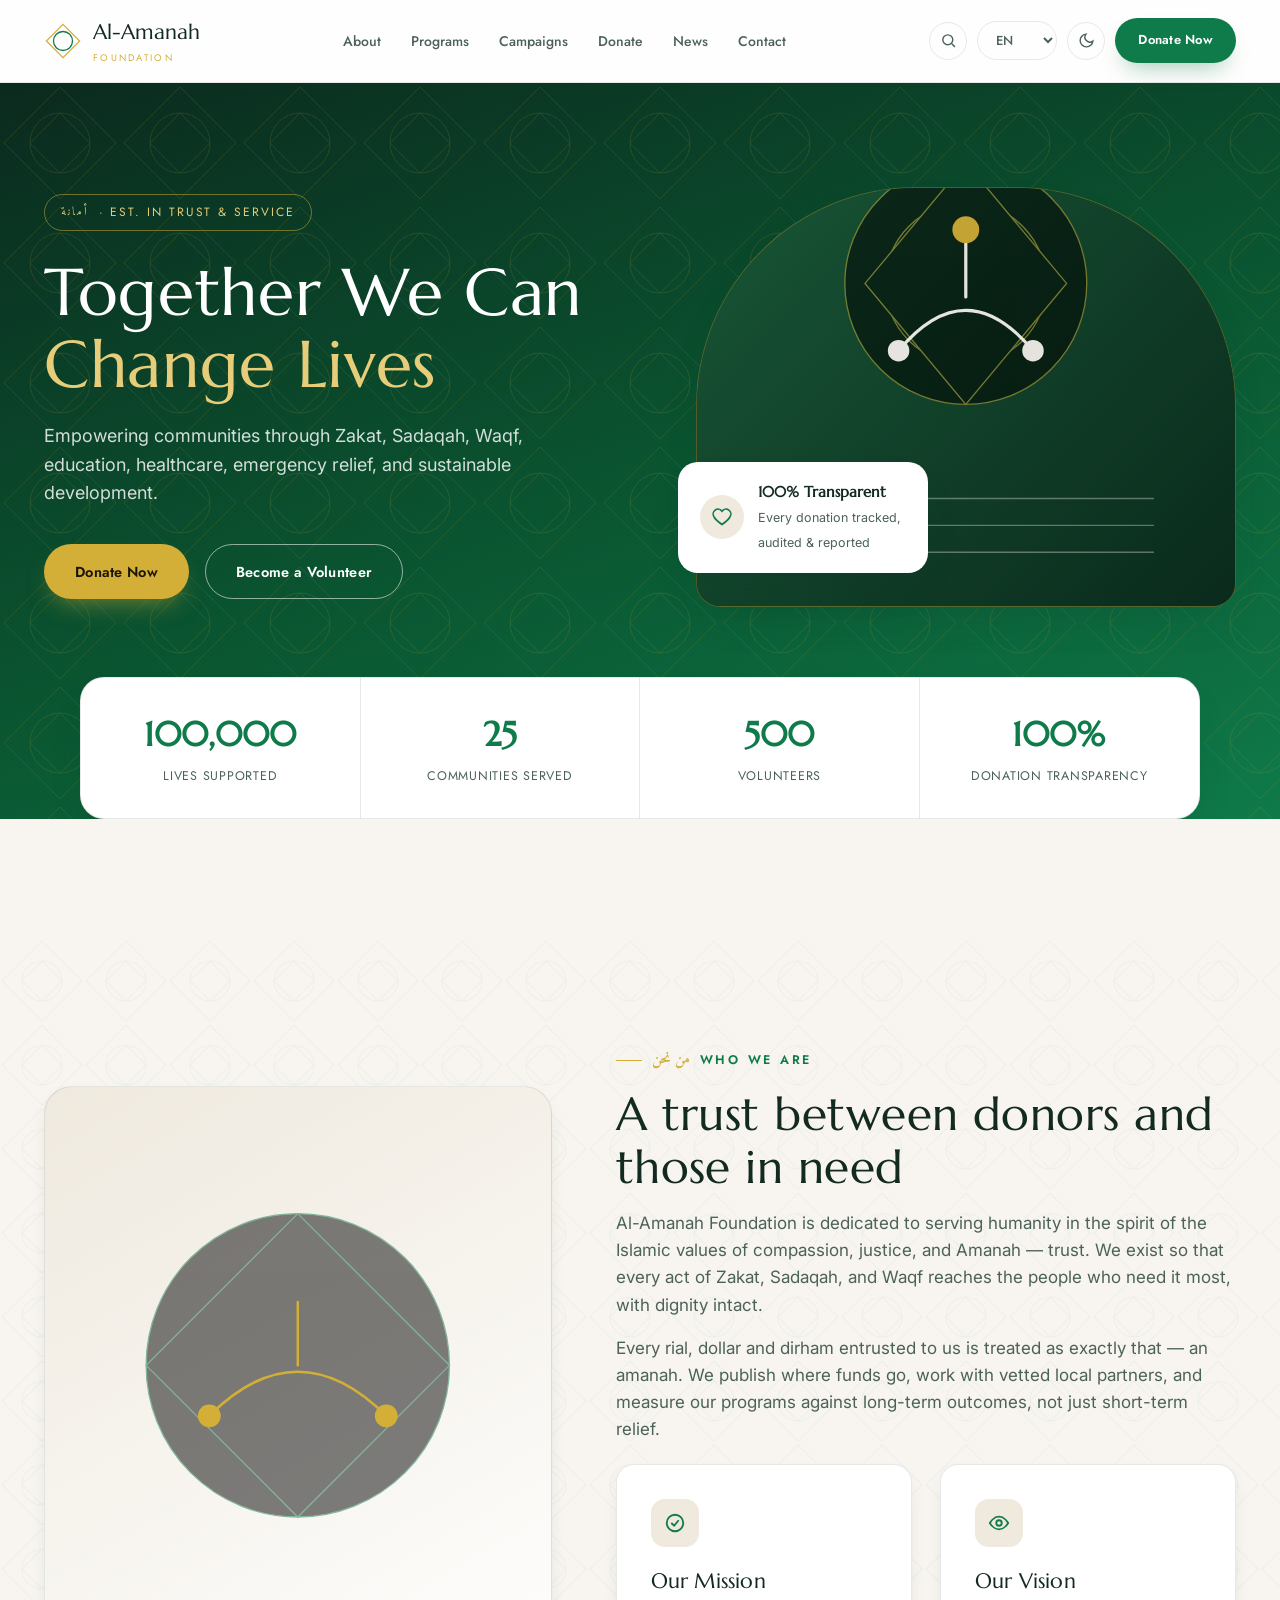
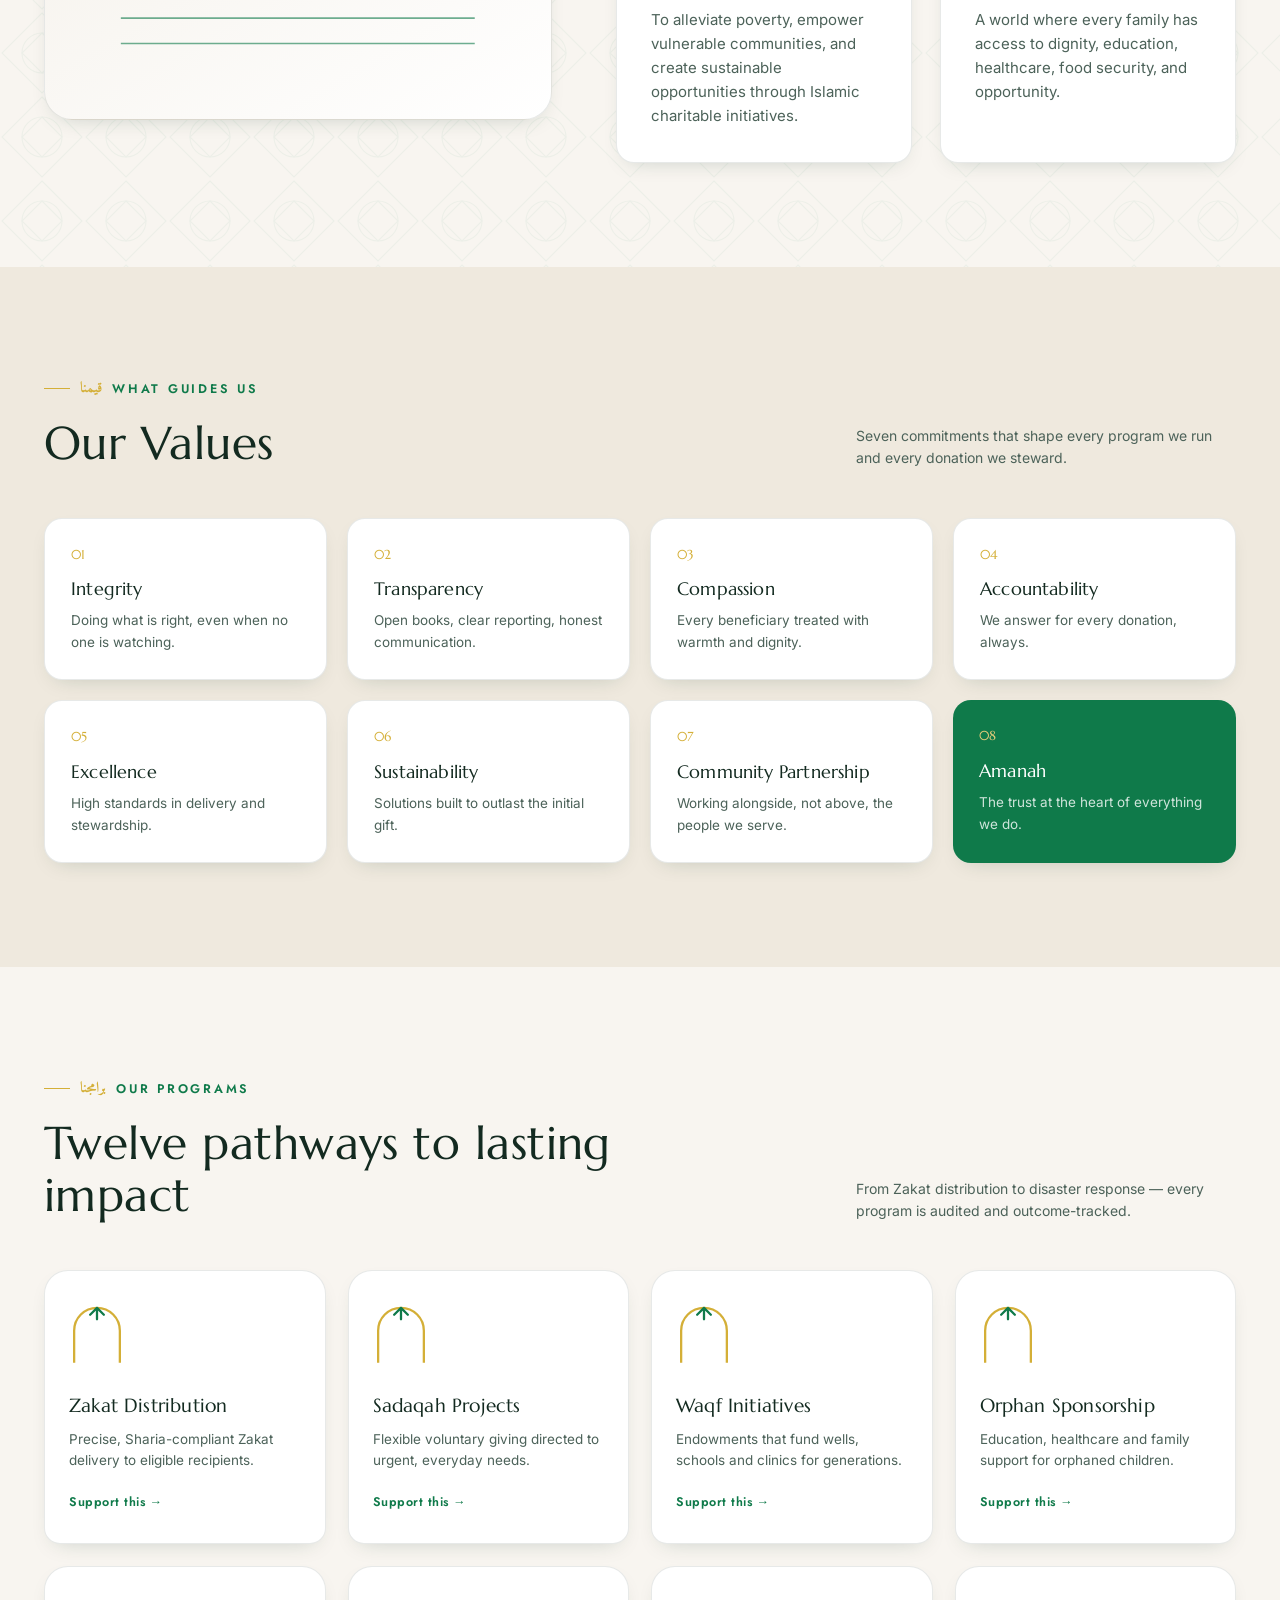
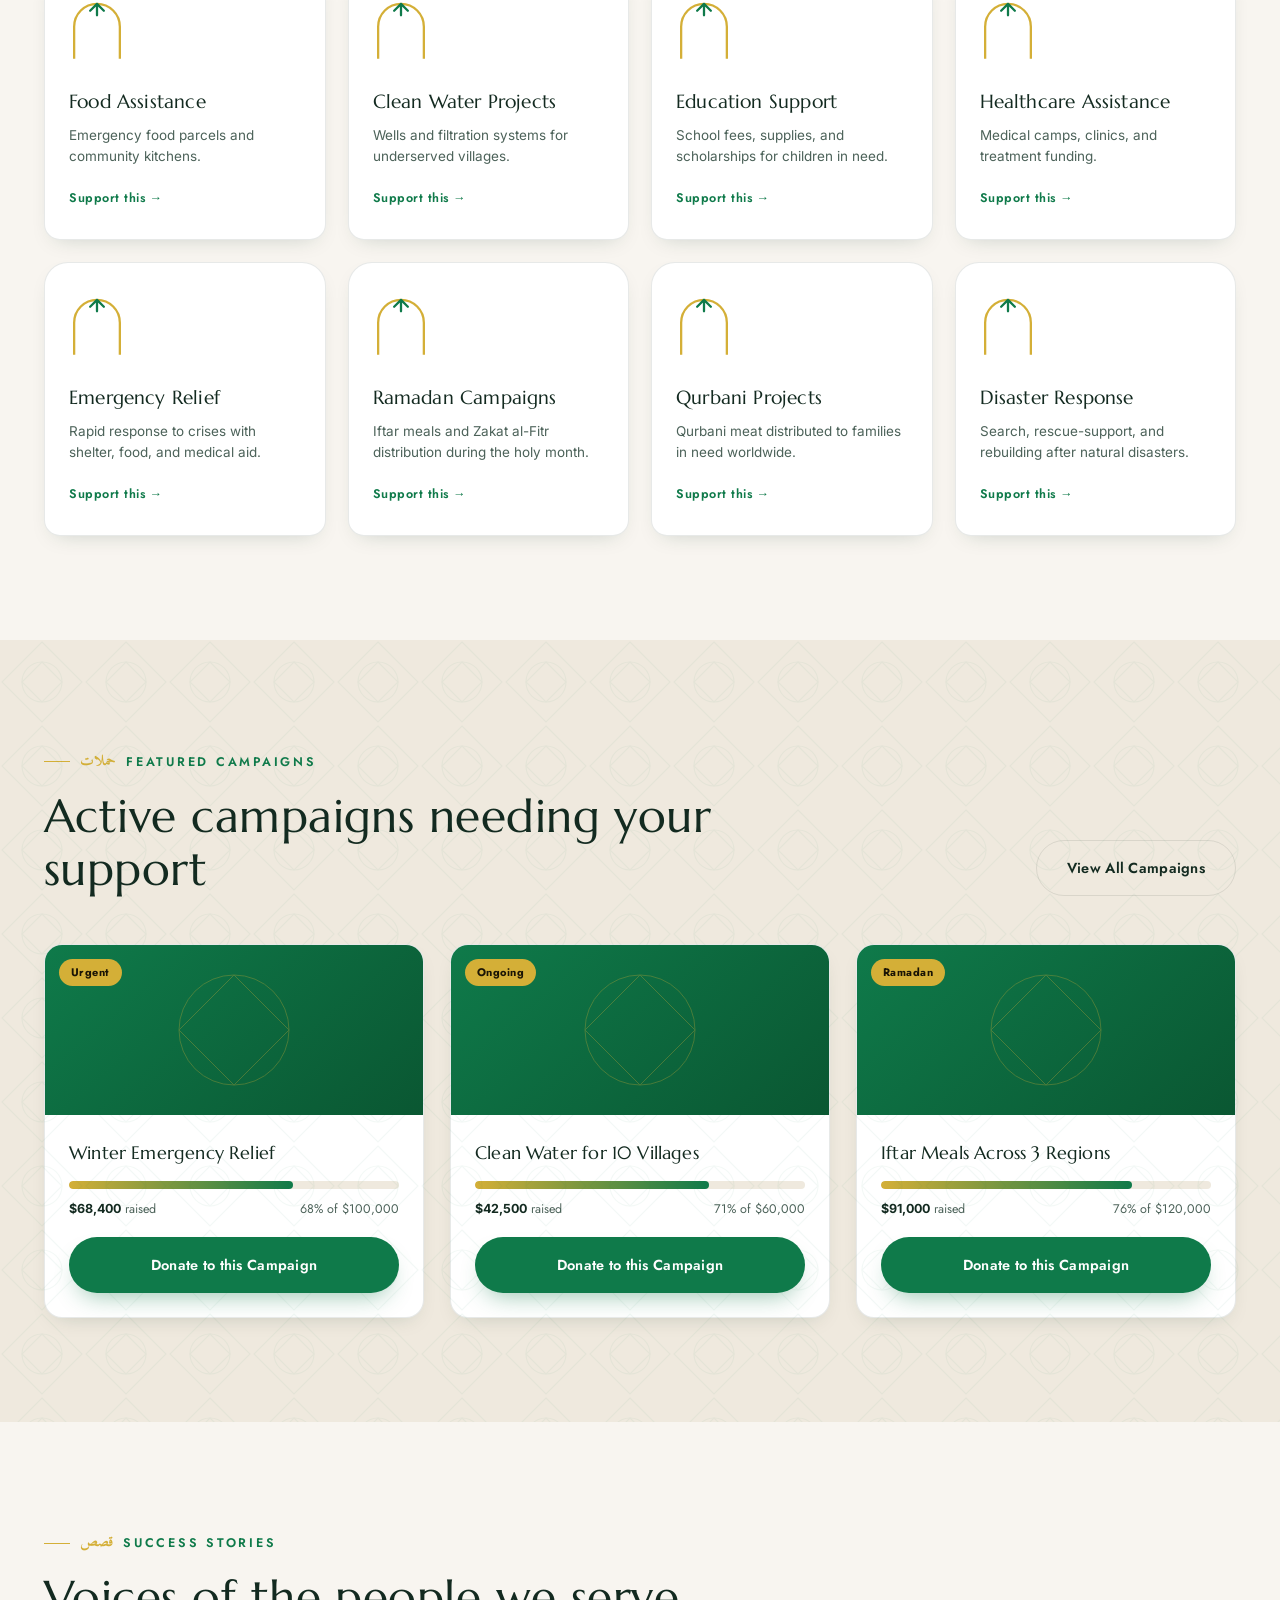
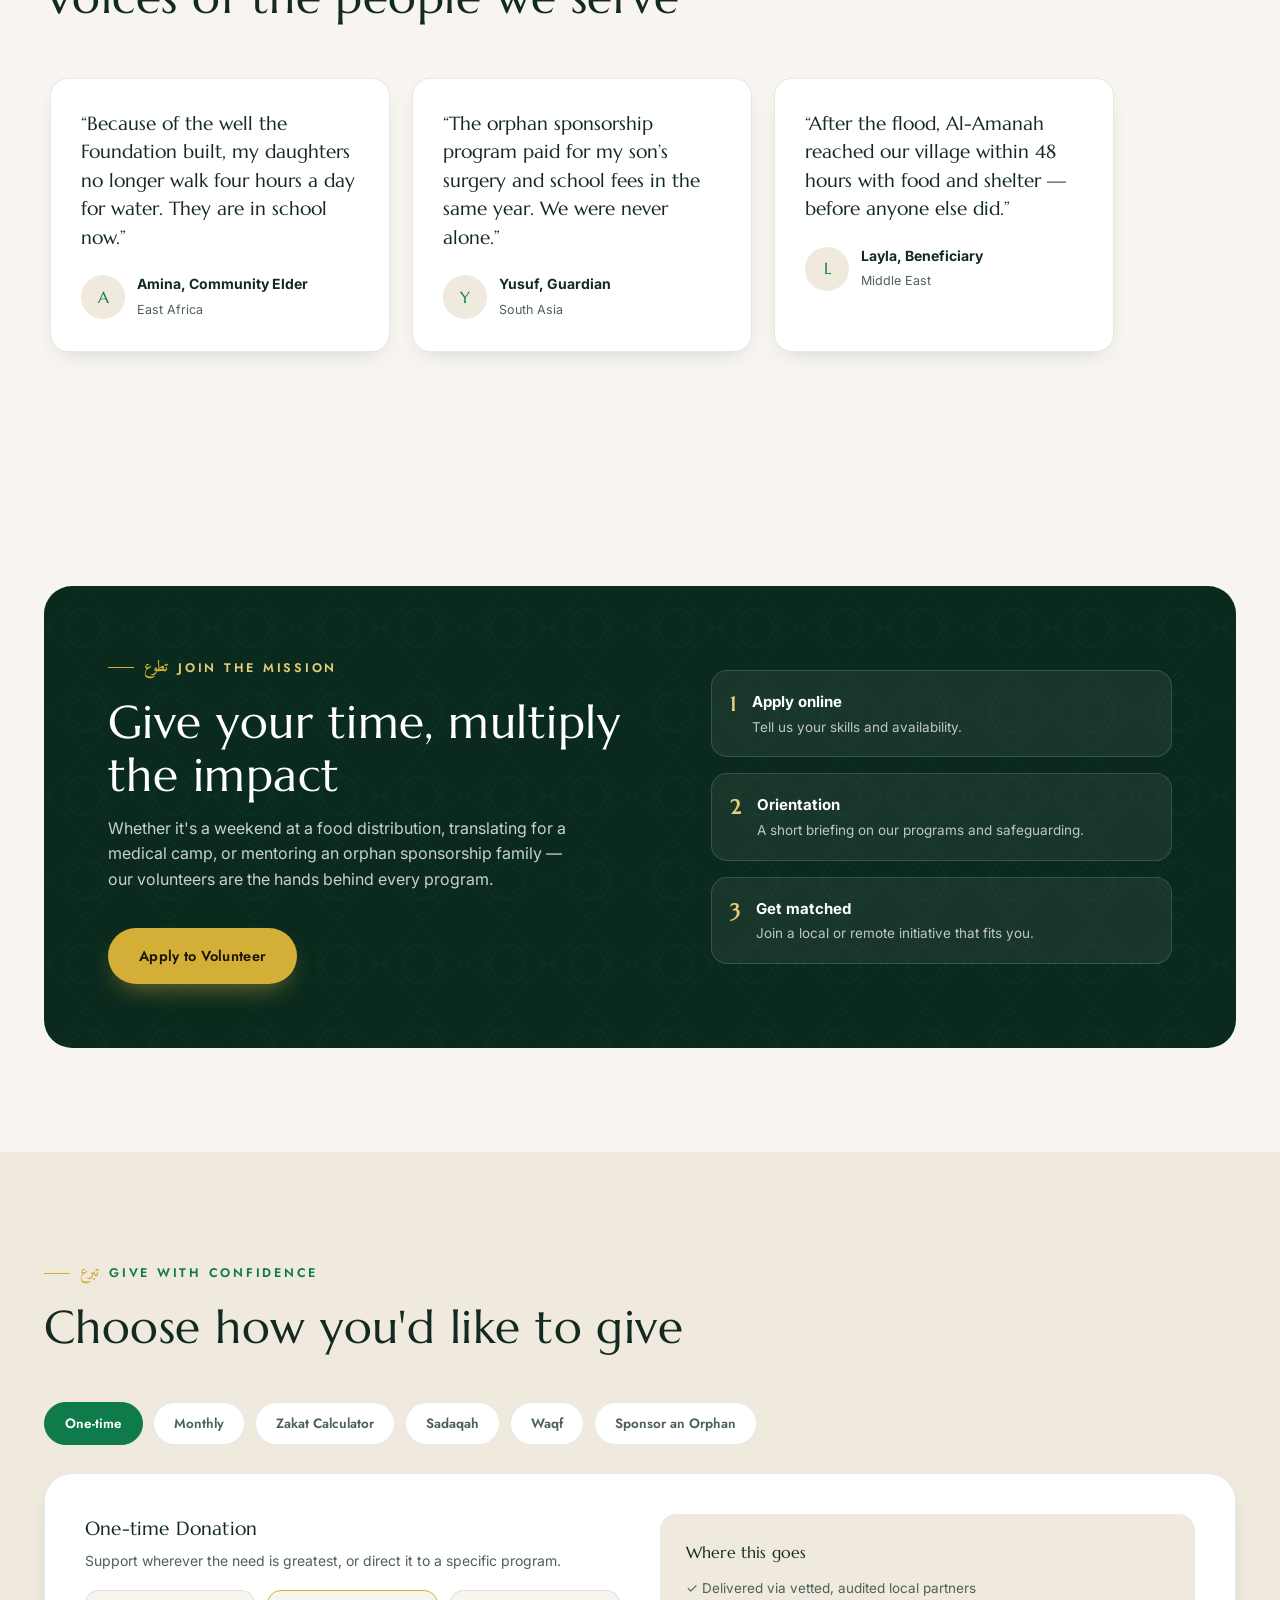
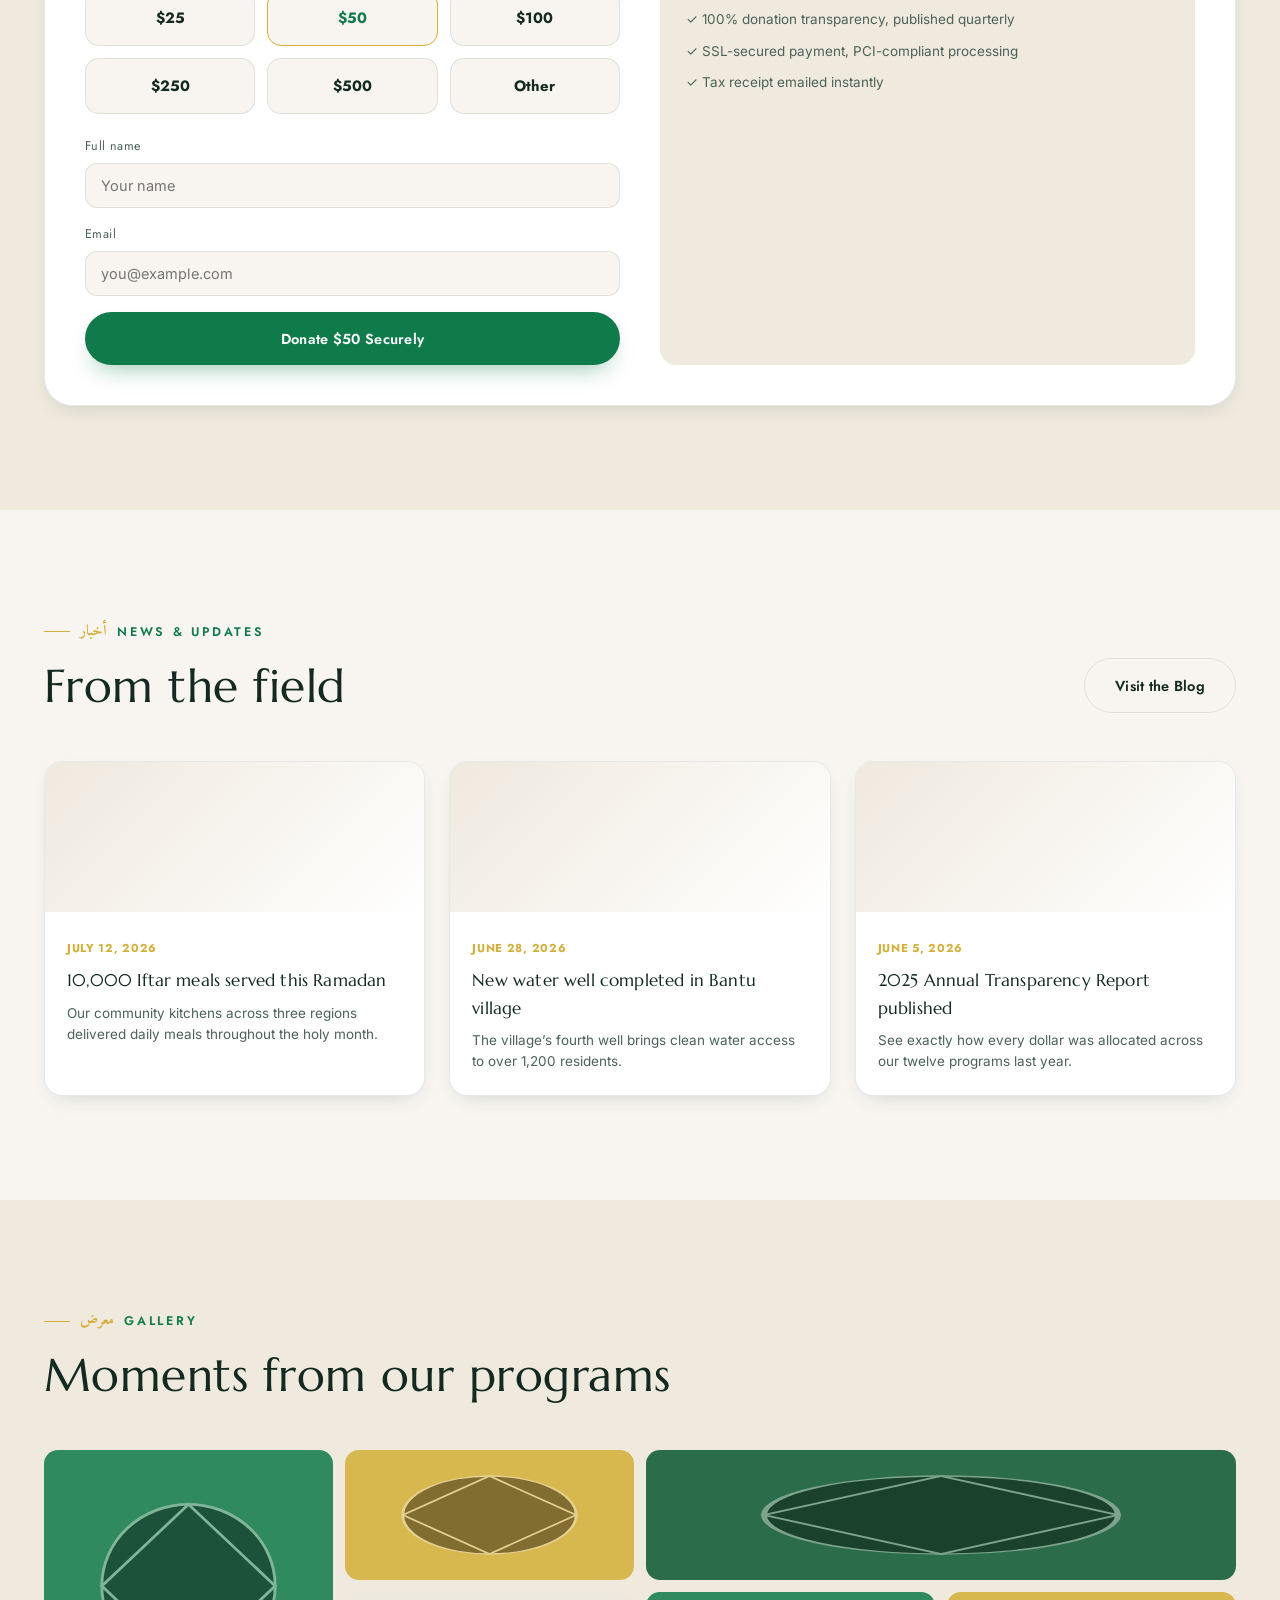
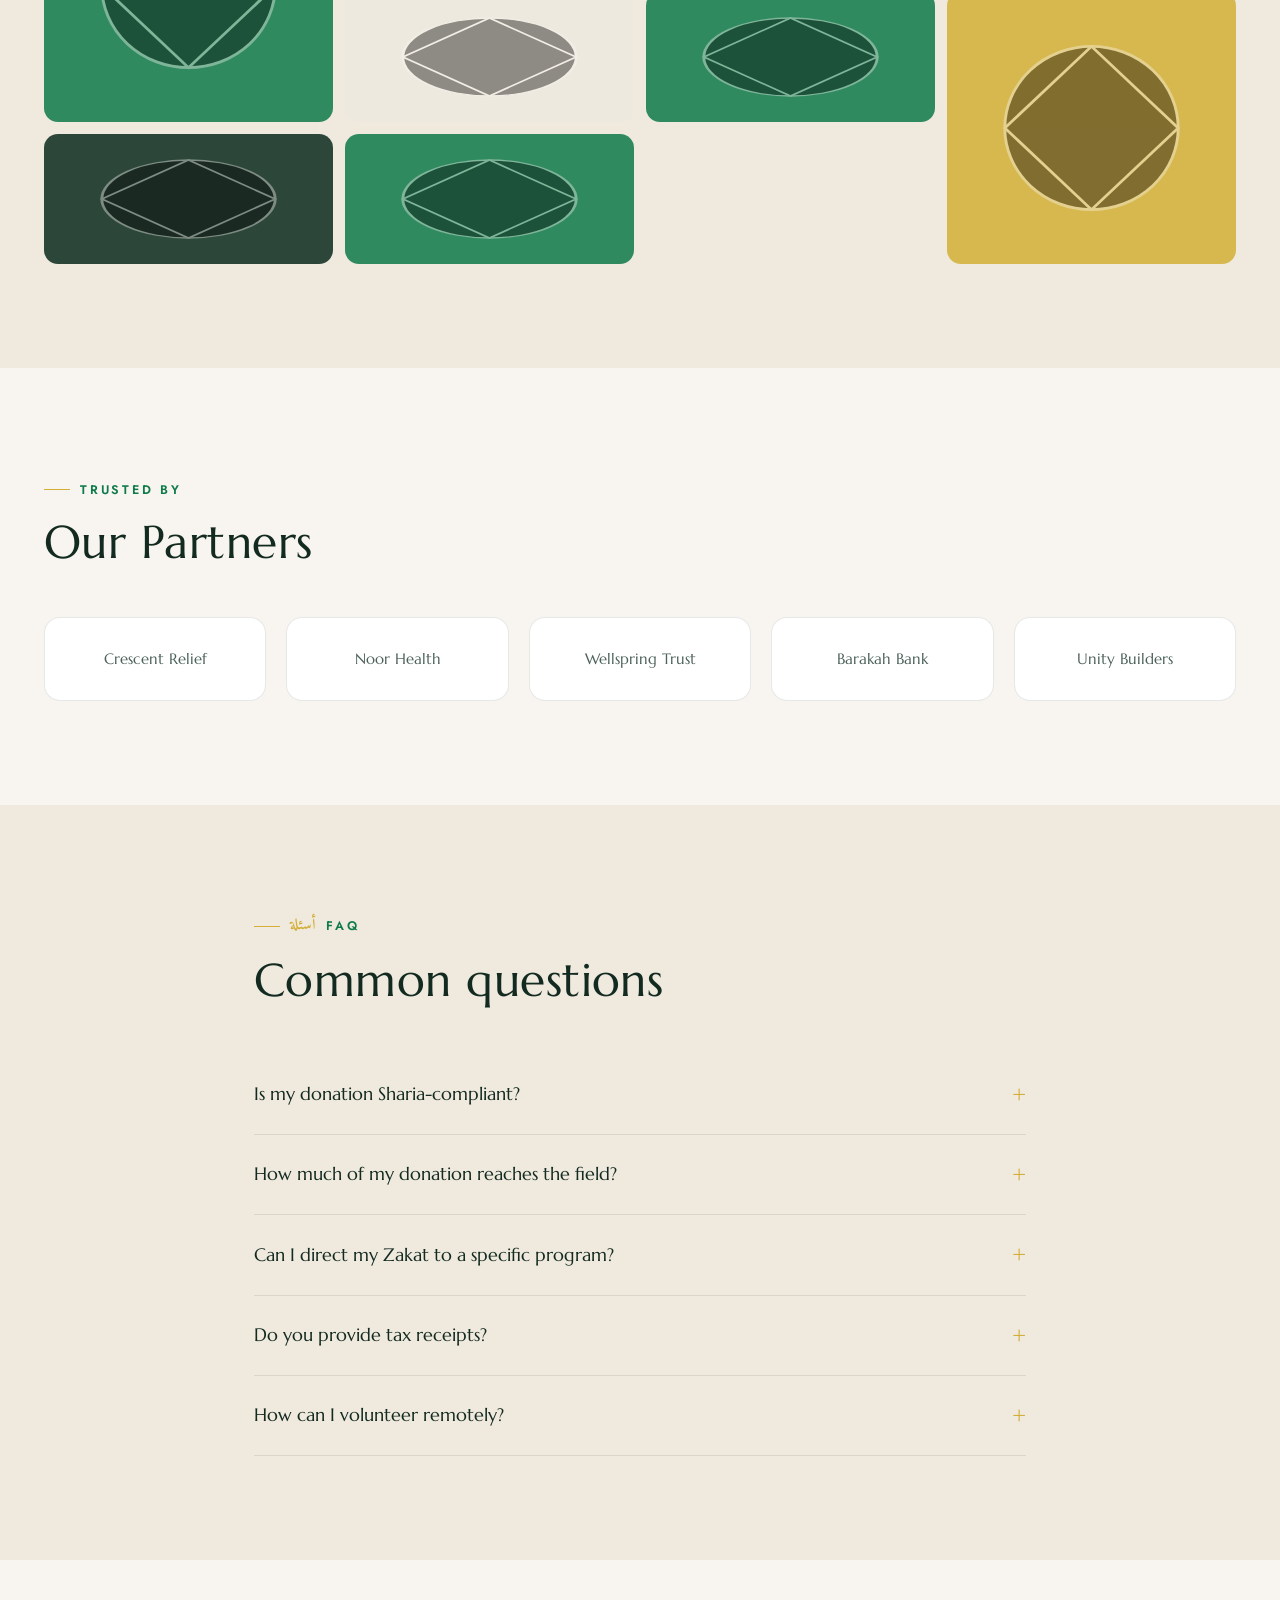
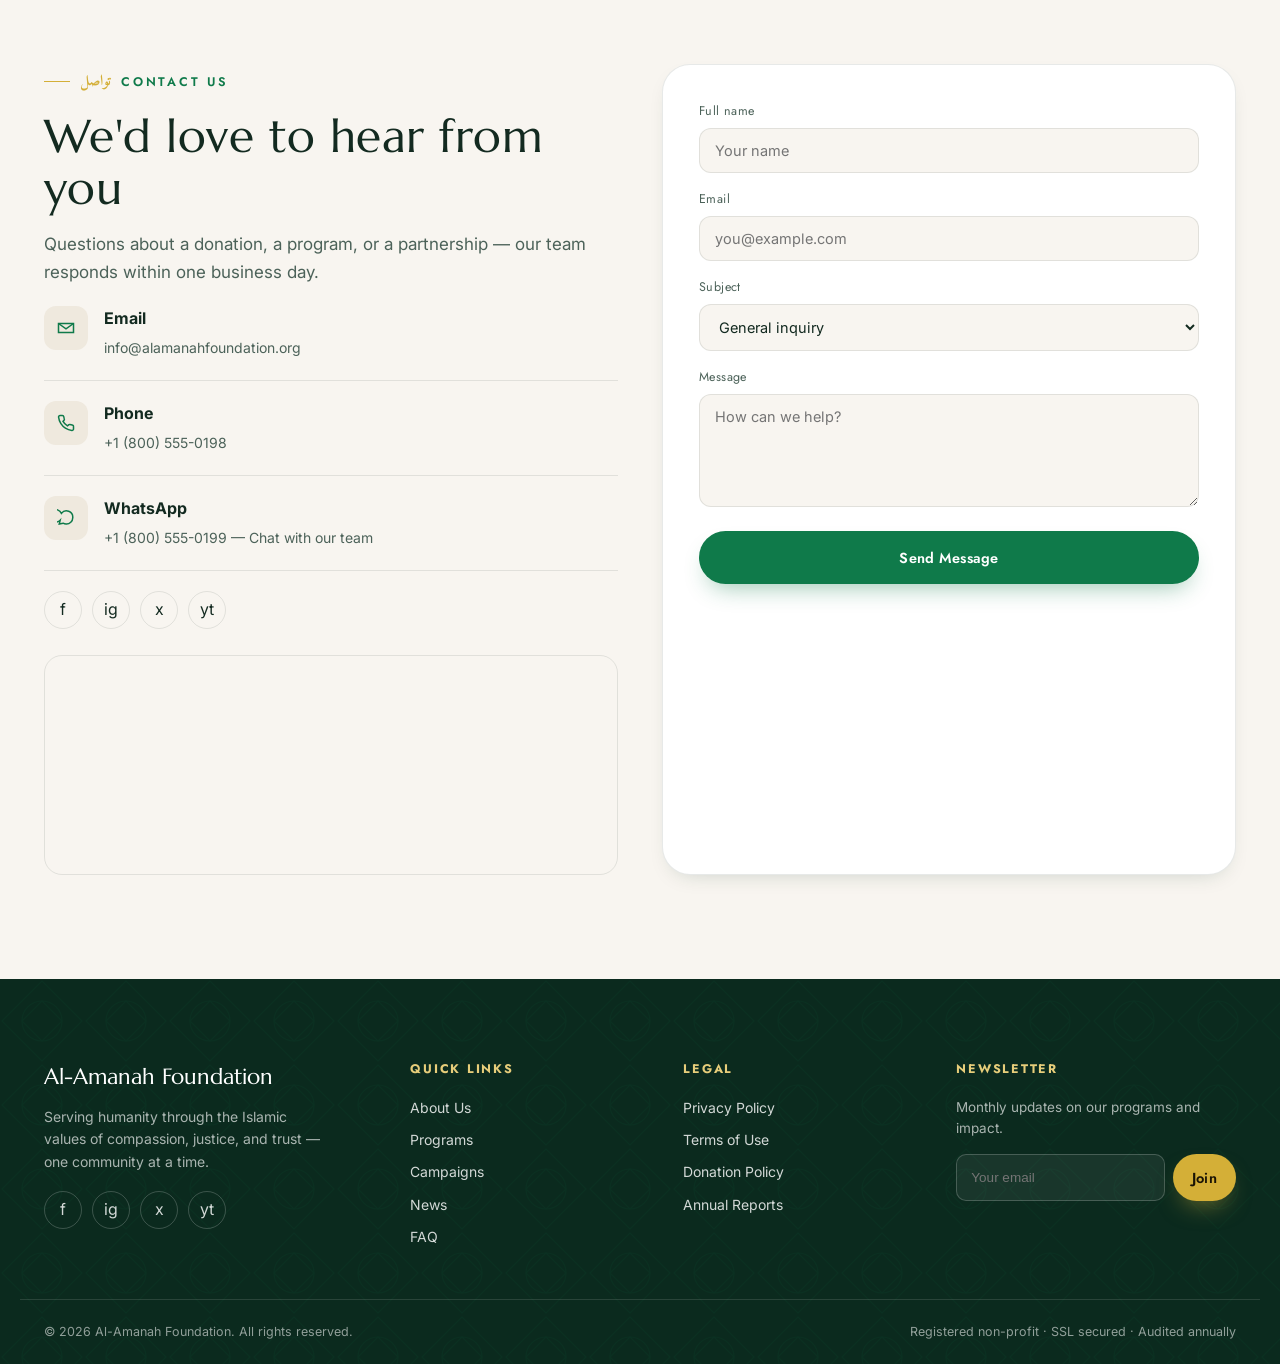
<file: index.html>
<!DOCTYPE html>
<html lang="en" dir="ltr">
<head>
<meta charset="UTF-8">
<meta name="viewport" content="width=device-width, initial-scale=1.0">
<title>Al-Amanah Foundation — Together We Can Change Lives</title>
<meta name="description" content="Al-Amanah Foundation empowers communities through Zakat, Sadaqah, Waqf, education, healthcare, emergency relief and sustainable development. Give with confidence.">
<link rel="preconnect" href="https://fonts.googleapis.com">
<link rel="preconnect" href="https://fonts.gstatic.com" crossorigin>
<link href="https://fonts.googleapis.com/css2?family=Marcellus&family=Amiri:wght@400;700&family=Inter:wght@400;500;600;700;800&family=Jost:wght@500;600&display=swap" rel="stylesheet">
<style>
/* ================= TOKENS ================= */
:root{
  --emerald:#0F7A4A;
  --emerald-dark:#0A5732;
  --emerald-deep:#0B2A1E;
  --gold:#D4AF37;
  --gold-soft:#E7CD7A;
  --white:#FFFFFF;
  --beige:#F8F5F0;
  --beige-deep:#EFE9DE;
  --ink:#132A20;
  --ink-soft:#4C6259;
  --ring: rgba(212,175,55,.45);
  --shadow: 0 20px 45px -20px rgba(15,58,38,.28);
  --shadow-sm: 0 8px 22px -12px rgba(15,58,38,.25);
  --radius-lg: 28px;
  --radius-md: 18px;
  --radius-sm: 12px;
  --font-display:'Marcellus', serif;
  --font-arabic:'Amiri', serif;
  --font-body:'Inter', sans-serif;
  --font-util:'Jost', sans-serif;
  --bg:var(--beige);
  --surface:var(--white);
  --text:var(--ink);
  --text-soft:var(--ink-soft);
  --line: rgba(19,42,32,.10);
}
html.dark{
  --bg:#0A1B14;
  --surface:#0F241B;
  --text:#EFEBE0;
  --text-soft:#AEC2B7;
  --line: rgba(239,235,224,.10);
  --beige-deep:#12281F;
  --shadow: 0 20px 45px -18px rgba(0,0,0,.55);
}
*{box-sizing:border-box; margin:0; padding:0;}
html{scroll-behavior:smooth;}
body{
  font-family:var(--font-body);
  background:var(--bg);
  color:var(--text);
  line-height:1.6;
  -webkit-font-smoothing:antialiased;
  transition:background .4s ease, color .4s ease;
  overflow-x:hidden;
}
img{max-width:100%; display:block;}
a{color:inherit; text-decoration:none;}
ul{list-style:none;}
button{font-family:inherit; cursor:pointer;}
h1,h2,h3,h4{font-family:var(--font-display); font-weight:400; letter-spacing:.01em; color:var(--text);}
.container{max-width:1240px; margin:0 auto; padding:0 24px;}
section{position:relative;}
.section-pad{padding:104px 0;}
@media (max-width:768px){.section-pad{padding:72px 0;}}

/* pattern watermark */
.pattern-bg{
  position:absolute; inset:0; pointer-events:none; opacity:.05;
  background-image:url("data:image/svg+xml,%3Csvg xmlns='http://www.w3.org/2000/svg' width='84' height='84' viewBox='0 0 84 84'%3E%3Cg fill='none' stroke='%230F7A4A' stroke-width='1.1'%3E%3Cpath d='M42 2 L82 42 L42 82 L2 42 Z'/%3E%3Ccircle cx='42' cy='42' r='20'/%3E%3Cpath d='M42 22 L62 42 L42 62 L22 42 Z'/%3E%3C/g%3E%3C/svg%3E");
  background-size:84px 84px;
}
html.dark .pattern-bg{opacity:.07;}

.eyebrow{
  display:inline-flex; align-items:center; gap:10px;
  font-family:var(--font-util); font-size:12.5px; letter-spacing:.22em; text-transform:uppercase;
  color:var(--emerald); font-weight:600; margin-bottom:16px;
}
html.dark .eyebrow{color:var(--gold-soft);}
.eyebrow::before{content:''; width:26px; height:1px; background:var(--gold);}
.eyebrow .ar{font-family:var(--font-arabic); font-size:15px; color:var(--gold); letter-spacing:0;}

h2.title{font-size:clamp(30px,4vw,46px); line-height:1.15; max-width:720px;}
p.lede{color:var(--text-soft); font-size:17px; max-width:620px; margin-top:16px;}

/* buttons */
.btn{
  display:inline-flex; align-items:center; justify-content:center; gap:8px;
  padding:15px 30px; border-radius:100px; font-family:var(--font-util); font-weight:600;
  font-size:14.5px; letter-spacing:.02em; border:1px solid transparent; transition:all .25s ease;
  white-space:nowrap;
}
.btn-gold{background:var(--gold); color:#1a1405; box-shadow:0 12px 24px -10px rgba(212,175,55,.55);}
.btn-gold:hover{background:#c49f2b; transform:translateY(-2px);}
.btn-outline{border-color:rgba(255,255,255,.55); color:#fff;}
.btn-outline:hover{background:rgba(255,255,255,.12); transform:translateY(-2px);}
.btn-emerald{background:var(--emerald); color:#fff; box-shadow:0 12px 24px -10px rgba(15,122,74,.45);}
.btn-emerald:hover{background:var(--emerald-dark); transform:translateY(-2px);}
.btn-line{border-color:var(--line); color:var(--text);}
.btn-line:hover{border-color:var(--emerald); color:var(--emerald);}
.btn:focus-visible{outline:2px solid var(--gold); outline-offset:3px;}

/* ================= NAV ================= */
header{
  position:sticky; top:0; z-index:100;
  background:color-mix(in srgb, var(--surface) 88%, transparent);
  backdrop-filter:blur(14px); border-bottom:1px solid var(--line);
}
.nav-wrap{display:flex; align-items:center; justify-content:space-between; padding:16px 24px; max-width:1240px; margin:0 auto; gap:20px;}
.brand{display:flex; align-items:center; gap:11px; font-family:var(--font-display); font-size:21px; color:var(--text);}
.brand-mark{width:38px; height:38px; flex:none;}
.brand small{display:block; font-family:var(--font-util); font-size:9.5px; letter-spacing:.24em; color:var(--gold); text-transform:uppercase; margin-top:1px;}
nav.primary{display:flex; gap:30px;}
nav.primary a{font-family:var(--font-util); font-size:14px; font-weight:500; color:var(--text-soft); transition:color .2s;}
nav.primary a:hover{color:var(--emerald);}
html.dark nav.primary a:hover{color:var(--gold-soft);}
.nav-actions{display:flex; align-items:center; gap:10px;}
.icon-btn{width:38px; height:38px; border-radius:50%; border:1px solid var(--line); background:transparent; display:flex; align-items:center; justify-content:center; color:var(--text-soft); transition:.2s;}
.icon-btn:hover{border-color:var(--emerald); color:var(--emerald);}
.lang-select{
  border:1px solid var(--line); background:transparent; color:var(--text-soft); border-radius:100px;
  padding:8px 14px; font-family:var(--font-util); font-size:13px; font-weight:500;
}
.burger{display:none; width:38px; height:38px; border-radius:50%; border:1px solid var(--line); background:transparent; align-items:center; justify-content:center;}
@media (max-width:960px){
  nav.primary{display:none;}
  .burger{display:flex;}
}
#search-panel{max-width:1240px; margin:0 auto; padding:0 24px; overflow:hidden; max-height:0; transition:max-height .3s ease;}
#search-panel.open{max-height:70px; padding-bottom:14px;}
#search-panel input{width:100%; padding:12px 18px; border-radius:100px; border:1px solid var(--line); background:var(--bg); color:var(--text); font-family:var(--font-body);}

/* mobile drawer */
#mobile-nav{position:fixed; inset:0; z-index:200; background:var(--surface); transform:translateX(100%); transition:transform .35s ease; padding:26px 24px; overflow-y:auto;}
#mobile-nav.open{transform:translateX(0);}
#mobile-nav .close-row{display:flex; justify-content:flex-end;}
#mobile-nav a{display:block; font-family:var(--font-display); font-size:24px; padding:14px 0; border-bottom:1px solid var(--line); color:var(--text);}

/* ================= HERO ================= */
.hero{position:relative; overflow:hidden; background:linear-gradient(160deg,var(--emerald-deep) 0%, var(--emerald-dark) 55%, var(--emerald) 100%); color:#fff;}
.hero::before{
  content:''; position:absolute; inset:0; opacity:.14;
  background-image:url("data:image/svg+xml,%3Csvg xmlns='http://www.w3.org/2000/svg' width='120' height='120' viewBox='0 0 120 120'%3E%3Cg fill='none' stroke='%23D4AF37' stroke-width='1'%3E%3Cpath d='M60 4 L116 60 L60 116 L4 60 Z'/%3E%3Ccircle cx='60' cy='60' r='30'/%3E%3Cpath d='M60 30 L90 60 L60 90 L30 60 Z'/%3E%3C/g%3E%3C/svg%3E");
  background-size:120px 120px;
}
.hero-grid{position:relative; z-index:2; display:grid; grid-template-columns:1.05fr .95fr; gap:56px; align-items:center; padding:104px 24px 0; max-width:1240px; margin:0 auto;}
@media (max-width:960px){.hero-grid{grid-template-columns:1fr; padding-top:56px; text-align:left;}}
.hero-eyebrow{display:inline-flex; align-items:center; gap:10px; padding:8px 16px; border:1px solid rgba(212,175,55,.5); border-radius:100px; font-family:var(--font-util); font-size:12px; letter-spacing:.16em; text-transform:uppercase; color:var(--gold-soft); margin-bottom:26px;}
.hero h1{font-size:clamp(38px,5.4vw,66px); line-height:1.08; color:#fff; max-width:620px;}
.hero h1 em{font-style:normal; color:var(--gold-soft);}
.hero p{margin-top:22px; font-size:18px; color:rgba(255,255,255,.82); max-width:520px;}
.hero-cta{display:flex; gap:16px; margin-top:36px; flex-wrap:wrap;}
.hero-art{position:relative; height:420px;}
.arch{
  position:absolute; inset:0; border-radius:220px 220px 24px 24px; overflow:hidden;
  background:linear-gradient(150deg,#12492f,#0d3524 60%,#0a2a1c); border:1px solid rgba(212,175,55,.35); box-shadow:var(--shadow);
}
.arch svg{position:absolute; inset:0; width:100%; height:100%;}
.hero-badge{
  position:absolute; left:-18px; bottom:34px; background:var(--surface); color:var(--text); border-radius:20px;
  padding:18px 22px; box-shadow:var(--shadow); display:flex; align-items:center; gap:14px; max-width:250px;
}
@media (max-width:520px){.hero-badge{position:static; margin-top:20px; max-width:none;}}
.hero-badge .dot{width:44px; height:44px; border-radius:50%; background:var(--beige-deep); display:flex; align-items:center; justify-content:center; color:var(--emerald); flex:none;}
.hero-badge b{display:block; font-family:var(--font-display); font-size:15px;}
.hero-badge span{font-size:12.5px; color:var(--text-soft);}

.stat-strip{position:relative; z-index:3; margin-top:70px;}
.stat-card{
  max-width:1120px; margin:0 auto; transform:translateY(46%); background:var(--surface); border-radius:24px;
  box-shadow:var(--shadow); display:grid; grid-template-columns:repeat(4,1fr); border:1px solid var(--line);
}
.stat-card div{padding:30px 20px; text-align:center; border-right:1px solid var(--line);}
.stat-card div:last-child{border-right:none;}
.stat-card b{display:block; font-family:var(--font-display); font-size:clamp(24px,3vw,34px); color:var(--emerald);}
html.dark .stat-card b{color:var(--gold-soft);}
.stat-card span{font-family:var(--font-util); font-size:12.5px; letter-spacing:.06em; color:var(--text-soft); text-transform:uppercase;}
@media (max-width:768px){.stat-card{grid-template-columns:repeat(2,1fr); transform:translateY(30%);} .stat-card div:nth-child(2){border-right:none;}}

/* spacer so next section clears the overlapping stat card */
.hero-spacer{height:120px;}
@media (max-width:768px){.hero-spacer{height:170px;}}

/* ================= ABOUT / MISSION / VISION ================= */
.about-grid{display:grid; grid-template-columns:.9fr 1.1fr; gap:64px; align-items:center;}
@media (max-width:900px){.about-grid{grid-template-columns:1fr;}}
.about-art{
  position:relative; border-radius:var(--radius-lg); background:linear-gradient(150deg,var(--beige-deep),var(--surface));
  border:1px solid var(--line); aspect-ratio:4/5; overflow:hidden; box-shadow:var(--shadow-sm);
}
.about-art svg{position:absolute; inset:0; width:100%; height:100%;}
.mv-grid{display:grid; grid-template-columns:1fr 1fr; gap:28px; margin-top:20px;}
@media (max-width:768px){.mv-grid{grid-template-columns:1fr;}}
.mv-card{
  background:var(--surface); border:1px solid var(--line); border-radius:var(--radius-md); padding:34px;
  box-shadow:var(--shadow-sm); position:relative; overflow:hidden;
}
.mv-card .ic{width:48px; height:48px; border-radius:14px; background:var(--beige-deep); color:var(--emerald); display:flex; align-items:center; justify-content:center; margin-bottom:18px;}
html.dark .mv-card .ic{background:rgba(212,175,55,.12); color:var(--gold-soft);}
.mv-card h3{font-size:21px; margin-bottom:10px;}
.mv-card p{color:var(--text-soft); font-size:15px;}

/* values */
.values-grid{display:grid; grid-template-columns:repeat(4,1fr); gap:20px; margin-top:44px;}
@media (max-width:960px){.values-grid{grid-template-columns:repeat(2,1fr);}}
@media (max-width:520px){.values-grid{grid-template-columns:1fr;}}
.value-card{background:var(--surface); border:1px solid var(--line); border-radius:var(--radius-md); padding:26px; text-align:left; box-shadow:var(--shadow-sm);}
.value-card .num{font-family:var(--font-display); font-size:13px; color:var(--gold);}
.value-card h4{font-size:18px; margin:10px 0 6px;}
.value-card p{font-size:13.5px; color:var(--text-soft);}

/* section header layout */
.sec-head{display:flex; justify-content:space-between; align-items:flex-end; gap:24px; flex-wrap:wrap; margin-bottom:48px;}

/* ================= PROGRAMS ================= */
.programs-grid{display:grid; grid-template-columns:repeat(4,1fr); gap:22px;}
@media (max-width:1080px){.programs-grid{grid-template-columns:repeat(3,1fr);}}
@media (max-width:760px){.programs-grid{grid-template-columns:repeat(2,1fr);}}
@media (max-width:480px){.programs-grid{grid-template-columns:1fr;}}
.prog-card{
  background:var(--surface); border:1px solid var(--line); border-radius:24px 24px 16px 16px; padding:30px 24px;
  box-shadow:var(--shadow-sm); transition:transform .25s ease, box-shadow .25s ease; position:relative;
}
.prog-card:hover{transform:translateY(-6px); box-shadow:var(--shadow);}
.prog-card .arch-ic{width:56px; height:64px; margin-bottom:18px;}
.prog-card h4{font-size:18.5px; margin-bottom:8px;}
.prog-card p{font-size:13.5px; color:var(--text-soft); margin-bottom:16px;}
.prog-card a.more{font-family:var(--font-util); font-size:12.5px; font-weight:600; letter-spacing:.04em; color:var(--emerald); display:inline-flex; align-items:center; gap:6px;}
html.dark .prog-card a.more{color:var(--gold-soft);}

/* ================= CAMPAIGNS ================= */
.camp-grid{display:grid; grid-template-columns:repeat(3,1fr); gap:26px;}
@media (max-width:960px){.camp-grid{grid-template-columns:repeat(2,1fr);}}
@media (max-width:640px){.camp-grid{grid-template-columns:1fr;}}
.camp-card{background:var(--surface); border:1px solid var(--line); border-radius:var(--radius-md); overflow:hidden; box-shadow:var(--shadow-sm);}
.camp-media{height:170px; position:relative; background:linear-gradient(140deg,var(--emerald),var(--emerald-dark));}
.camp-media svg{position:absolute; inset:0; width:100%; height:100%; opacity:.5;}
.camp-tag{position:absolute; top:14px; left:14px; background:var(--gold); color:#1a1405; font-family:var(--font-util); font-size:11px; font-weight:700; padding:5px 12px; border-radius:100px; letter-spacing:.04em;}
.camp-body{padding:24px;}
.camp-body h4{font-size:18px; margin-bottom:10px;}
.progress-track{height:8px; background:var(--beige-deep); border-radius:100px; overflow:hidden; margin:14px 0 10px;}
.progress-fill{height:100%; background:linear-gradient(90deg,var(--gold),var(--emerald)); border-radius:100px;}
.camp-meta{display:flex; justify-content:space-between; font-family:var(--font-util); font-size:12.5px; color:var(--text-soft); margin-bottom:18px;}
.camp-meta b{color:var(--text); font-family:var(--font-body); font-weight:700;}

/* ================= TESTIMONIALS ================= */
.test-scroll{display:flex; gap:22px; overflow-x:auto; padding:6px 6px 26px; scroll-snap-type:x mandatory;}
.test-scroll::-webkit-scrollbar{height:6px;}
.test-scroll::-webkit-scrollbar-thumb{background:var(--line); border-radius:10px;}
.test-card{flex:0 0 340px; scroll-snap-align:start; background:var(--surface); border:1px solid var(--line); border-radius:var(--radius-md); padding:30px; box-shadow:var(--shadow-sm);}
.test-quote{font-family:var(--font-display); font-size:19px; line-height:1.5; color:var(--text);}
.test-who{display:flex; align-items:center; gap:12px; margin-top:22px;}
.test-avatar{width:44px; height:44px; border-radius:50%; background:var(--beige-deep); display:flex; align-items:center; justify-content:center; color:var(--emerald); font-family:var(--font-display);}
.test-who b{display:block; font-size:14px;}
.test-who span{font-size:12.5px; color:var(--text-soft);}

/* ================= VOLUNTEER ================= */
.vol-band{background:var(--emerald-deep); color:#fff; border-radius:var(--radius-lg); overflow:hidden; position:relative;}
.vol-band .pattern-bg{opacity:.1;}
.vol-inner{position:relative; z-index:2; display:grid; grid-template-columns:1.1fr .9fr; gap:40px; padding:64px; align-items:center;}
@media (max-width:900px){.vol-inner{grid-template-columns:1fr; padding:44px 28px;}}
.vol-inner h2{color:#fff;}
.vol-inner p{color:rgba(255,255,255,.78); margin-top:14px; max-width:480px;}
.vol-steps{display:flex; flex-direction:column; gap:16px;}
.vol-step{display:flex; gap:16px; align-items:flex-start; background:rgba(255,255,255,.06); border:1px solid rgba(255,255,255,.14); border-radius:16px; padding:18px;}
.vol-step b{font-family:var(--font-display); color:var(--gold-soft); font-size:20px;}
.vol-step div p{color:rgba(255,255,255,.72); font-size:13.5px; margin-top:2px;}
.vol-step div strong{font-size:15px; color:#fff;}

/* ================= DONATE ================= */
.donate-tabs{display:flex; gap:10px; flex-wrap:wrap; margin-bottom:28px;}
.tab-btn{padding:11px 20px; border-radius:100px; border:1px solid var(--line); background:var(--surface); font-family:var(--font-util); font-size:13.5px; font-weight:600; color:var(--text-soft);}
.tab-btn.active{background:var(--emerald); color:#fff; border-color:var(--emerald);}
.donate-panel{display:none; background:var(--surface); border:1px solid var(--line); border-radius:var(--radius-lg); padding:40px; box-shadow:var(--shadow-sm);}
.donate-panel.active{display:grid; grid-template-columns:1fr 1fr; gap:40px;}
@media (max-width:800px){.donate-panel.active{grid-template-columns:1fr;}}
.amount-grid{display:grid; grid-template-columns:repeat(3,1fr); gap:12px; margin:18px 0 22px;}
.amount-btn{padding:16px; border-radius:14px; border:1px solid var(--line); background:var(--bg); font-family:var(--font-util); font-weight:700; font-size:15px; color:var(--text);}
.amount-btn.sel, .amount-btn:hover{border-color:var(--gold); color:var(--emerald);}
html.dark .amount-btn.sel, html.dark .amount-btn:hover{color:var(--gold-soft);}
.field{margin-bottom:16px;}
.field label{display:block; font-family:var(--font-util); font-size:12.5px; color:var(--text-soft); margin-bottom:7px; letter-spacing:.03em;}
.field input, .field select, .field textarea{
  width:100%; padding:13px 15px; border-radius:12px; border:1px solid var(--line); background:var(--bg); color:var(--text); font-family:var(--font-body); font-size:14.5px;
}
.field input:focus, .field select:focus, .field textarea:focus{outline:2px solid var(--gold); outline-offset:1px; border-color:var(--gold);}
.donate-side{background:var(--beige-deep); border-radius:16px; padding:26px;}
html.dark .donate-side{background:rgba(212,175,55,.06);}
.donate-side h4{font-size:16px; margin-bottom:12px;}
.donate-side ul li{display:flex; gap:10px; font-size:13.5px; color:var(--text-soft); margin-bottom:10px; align-items:flex-start;}
.zakat-result{margin-top:18px; padding:18px; border-radius:14px; background:var(--emerald); color:#fff;}
.zakat-result b{font-family:var(--font-display); font-size:26px; display:block;}

/* ================= NEWS ================= */
.news-grid{display:grid; grid-template-columns:repeat(3,1fr); gap:24px;}
@media (max-width:900px){.news-grid{grid-template-columns:1fr;}}
.news-card{background:var(--surface); border:1px solid var(--line); border-radius:var(--radius-md); overflow:hidden; box-shadow:var(--shadow-sm);}
.news-media{height:150px; background:linear-gradient(135deg,var(--beige-deep),var(--surface));}
.news-body{padding:22px;}
.news-date{font-family:var(--font-util); font-size:11.5px; letter-spacing:.06em; text-transform:uppercase; color:var(--gold); font-weight:700;}
.news-body h4{font-size:17px; margin:8px 0 8px;}
.news-body p{font-size:13.5px; color:var(--text-soft);}

/* ================= GALLERY ================= */
.gallery-grid{display:grid; grid-template-columns:repeat(4,1fr); grid-auto-rows:130px; gap:12px;}
@media (max-width:760px){.gallery-grid{grid-template-columns:repeat(2,1fr);}}
.g-item{border-radius:14px; overflow:hidden; position:relative;}
.g-item svg{width:100%; height:100%;}
.g-item.b1{grid-row:span 2;}
.g-item.b2{grid-column:span 2;}

/* ================= PARTNERS ================= */
.partners-row{display:flex; flex-wrap:wrap; gap:20px; justify-content:space-between;}
.partner-chip{flex:1 1 150px; height:84px; border:1px solid var(--line); border-radius:16px; display:flex; align-items:center; justify-content:center; font-family:var(--font-display); font-size:15px; color:var(--text-soft); background:var(--surface);}

/* ================= FAQ ================= */
.faq-item{border-bottom:1px solid var(--line); padding:22px 0;}
.faq-q{display:flex; justify-content:space-between; align-items:center; cursor:pointer; font-family:var(--font-display); font-size:18px; gap:20px;}
.faq-q .plus{font-size:22px; color:var(--gold); transition:transform .3s;}
.faq-item.open .plus{transform:rotate(45deg);}
.faq-a{max-height:0; overflow:hidden; transition:max-height .3s ease;}
.faq-item.open .faq-a{max-height:220px;}
.faq-a p{padding-top:14px; color:var(--text-soft); font-size:14.5px; max-width:720px;}

/* ================= CONTACT ================= */
.contact-grid{display:grid; grid-template-columns:1fr 1fr; gap:44px;}
@media (max-width:900px){.contact-grid{grid-template-columns:1fr;}}
.contact-info-card{display:flex; gap:16px; align-items:flex-start; padding:20px 0; border-bottom:1px solid var(--line);}
.contact-info-card .ic{width:44px; height:44px; border-radius:12px; background:var(--beige-deep); color:var(--emerald); display:flex; align-items:center; justify-content:center; flex:none;}
html.dark .contact-info-card .ic{background:rgba(212,175,55,.12); color:var(--gold-soft);}
.map-box{margin-top:26px; border-radius:18px; overflow:hidden; border:1px solid var(--line); height:220px;}
.map-box iframe{width:100%; height:100%; border:0;}
.social-row{display:flex; gap:10px; margin-top:20px;}

/* ================= FOOTER ================= */
footer{background:var(--emerald-deep); color:rgba(255,255,255,.82); position:relative; overflow:hidden;}
.footer-grid{display:grid; grid-template-columns:1.4fr 1fr 1fr 1.2fr; gap:40px; padding:80px 24px 40px; max-width:1240px; margin:0 auto; position:relative; z-index:2;}
@media (max-width:900px){.footer-grid{grid-template-columns:1fr 1fr;}}
@media (max-width:560px){.footer-grid{grid-template-columns:1fr;}}
footer h5{font-family:var(--font-util); font-size:12.5px; letter-spacing:.14em; text-transform:uppercase; color:var(--gold-soft); margin-bottom:18px;}
footer ul li{margin-bottom:10px; font-size:14px;}
footer ul li a:hover{color:var(--gold-soft);}
.foot-brand{font-family:var(--font-display); font-size:22px; color:#fff; margin-bottom:12px;}
.foot-news{display:flex; gap:8px; margin-top:14px;}
.foot-news input{flex:1; padding:12px 14px; border-radius:10px; border:1px solid rgba(255,255,255,.2); background:rgba(255,255,255,.06); color:#fff; font-size:13.5px;}
.foot-social{display:flex; gap:10px; margin-top:18px;}
.foot-icon{width:38px; height:38px; border-radius:50%; border:1px solid rgba(255,255,255,.2); display:flex; align-items:center; justify-content:center;}
.foot-bottom{border-top:1px solid rgba(255,255,255,.12); padding:22px 24px; max-width:1240px; margin:0 auto; display:flex; justify-content:space-between; flex-wrap:wrap; gap:12px; font-size:12.5px; color:rgba(255,255,255,.55); position:relative; z-index:2;}

/* reveal animation */
.reveal{opacity:0; transform:translateY(24px); transition:opacity .7s ease, transform .7s ease;}
.reveal.in{opacity:1; transform:none;}
@media (prefers-reduced-motion: reduce){
  html{scroll-behavior:auto;}
  .reveal{opacity:1; transform:none; transition:none;}
  *{animation-duration:.001ms !important; transition-duration:.001ms !important;}
}

/* skip link */
.skip-link{position:absolute; left:-999px; top:0; background:var(--gold); color:#1a1405; padding:12px 18px; z-index:999; border-radius:0 0 10px 0;}
.skip-link:focus{left:0;}

/* RTL */
html[dir="rtl"] .eyebrow::before{order:2;}
html[dir="rtl"] body{font-family:var(--font-arabic), var(--font-body);}
html[dir="rtl"] h1, html[dir="rtl"] h2, html[dir="rtl"] h3, html[dir="rtl"] h4{font-family:var(--font-arabic);}

.section-label{color:var(--text-soft); font-size:14px; margin-top:6px;}
</style>
</head>
<body>

<a href="#main" class="skip-link">Skip to content</a>

<!-- ================= HEADER ================= -->
<header>
  <div class="nav-wrap">
    <a href="#top" class="brand">
      <svg class="brand-mark" viewBox="0 0 48 48" fill="none"><path d="M24 3 L45 24 L24 45 L3 24 Z" stroke="#D4AF37" stroke-width="1.6"/><circle cx="24" cy="24" r="12" stroke="#0F7A4A" stroke-width="1.6"/></svg>
      <span data-i18n="brand">Al-Amanah<small>Foundation</small></span>
    </a>
    <nav class="primary" aria-label="Primary">
      <a href="#about" data-i18n="nav_about">About</a>
      <a href="#programs" data-i18n="nav_programs">Programs</a>
      <a href="#campaigns" data-i18n="nav_campaigns">Campaigns</a>
      <a href="#donate" data-i18n="nav_donate">Donate</a>
      <a href="#news" data-i18n="nav_news">News</a>
      <a href="#contact" data-i18n="nav_contact">Contact</a>
    </nav>
    <div class="nav-actions">
      <button class="icon-btn" id="search-toggle" aria-label="Toggle search" aria-expanded="false">
        <svg width="17" height="17" viewBox="0 0 24 24" fill="none" stroke="currentColor" stroke-width="2"><circle cx="11" cy="11" r="7"/><path d="M21 21l-4.35-4.35"/></svg>
      </button>
      <select class="lang-select" id="lang-select" aria-label="Select language">
        <option value="en">EN</option>
        <option value="ar">عربي</option>
        <option value="bn">বাংলা</option>
      </select>
      <button class="icon-btn" id="dark-toggle" aria-label="Toggle dark mode">
        <svg width="17" height="17" viewBox="0 0 24 24" fill="none" stroke="currentColor" stroke-width="2"><path d="M21 12.8A9 9 0 1111.2 3a7 7 0 009.8 9.8z"/></svg>
      </button>
      <a href="#donate" class="btn btn-emerald" style="padding:11px 22px; font-size:13px;" data-i18n="nav_donate_btn">Donate Now</a>
      <button class="burger" id="burger-toggle" aria-label="Open menu">
        <svg width="17" height="17" viewBox="0 0 24 24" fill="none" stroke="currentColor" stroke-width="2"><path d="M3 6h18M3 12h18M3 18h18"/></svg>
      </button>
    </div>
  </div>
  <div id="search-panel"><input type="search" placeholder="Search programs, campaigns, articles…" aria-label="Search site"></div>
</header>

<div id="mobile-nav">
  <div class="close-row"><button class="icon-btn" id="mobile-close" aria-label="Close menu">✕</button></div>
  <a href="#about">About</a>
  <a href="#programs">Programs</a>
  <a href="#campaigns">Campaigns</a>
  <a href="#donate">Donate</a>
  <a href="#news">News</a>
  <a href="#gallery">Gallery</a>
  <a href="#faq">FAQ</a>
  <a href="#contact">Contact</a>
</div>

<main id="main">

<!-- ================= HERO ================= -->
<section class="hero" id="top">
  <div class="hero-grid">
    <div>
      <span class="hero-eyebrow"><span style="font-family:var(--font-arabic); color:var(--gold-soft);">أمانة</span> · Est. in trust &amp; service</span>
      <h1 data-i18n="hero_h1">Together We Can <em>Change Lives</em></h1>
      <p data-i18n="hero_p">Empowering communities through Zakat, Sadaqah, Waqf, education, healthcare, emergency relief, and sustainable development.</p>
      <div class="hero-cta">
        <a href="#donate" class="btn btn-gold" data-i18n="hero_cta1">Donate Now</a>
        <a href="#volunteer" class="btn btn-outline" data-i18n="hero_cta2">Become a Volunteer</a>
      </div>
    </div>
    <div class="hero-art">
      <div class="arch">
        <svg viewBox="0 0 400 420" preserveAspectRatio="xMidYMax slice">
          <defs>
            <linearGradient id="g1" x1="0" y1="0" x2="1" y2="1">
              <stop offset="0" stop-color="#1a5c3a"/><stop offset="1" stop-color="#0a2a1c"/>
            </linearGradient>
          </defs>
          <rect width="400" height="420" fill="url(#g1)"/>
          <g opacity="0.5" stroke="#D4AF37" stroke-width="1">
            <circle cx="200" cy="180" r="90"/>
            <circle cx="200" cy="180" r="60"/>
            <path d="M200 90 L275 180 L200 270 L125 180 Z"/>
          </g>
          <g stroke="#F8F5F0" stroke-width="2.4" stroke-linecap="round" fill="none" opacity=".92">
            <path d="M150 230 q50 -60 100 0" />
            <circle cx="150" cy="230" r="8" fill="#F8F5F0" stroke="none"/>
            <circle cx="250" cy="230" r="8" fill="#F8F5F0" stroke="none"/>
            <path d="M200 150 v40" />
            <circle cx="200" cy="140" r="10" fill="#D4AF37" stroke="none"/>
          </g>
          <g opacity=".35" stroke="#F8F5F0" stroke-width="1">
            <path d="M60 340 h280"/><path d="M60 360 h280"/><path d="M60 380 h280"/>
          </g>
        </svg>
      </div>
      <div class="hero-badge">
        <div class="dot"><svg width="20" height="20" viewBox="0 0 24 24" fill="none" stroke="currentColor" stroke-width="2"><path d="M12 21s-7-4.6-9.5-9A5.5 5.5 0 0112 5a5.5 5.5 0 019.5 7c-2.5 4.4-9.5 9-9.5 9z"/></svg></div>
        <div><b>100% Transparent</b><span>Every donation tracked, audited &amp; reported</span></div>
      </div>
    </div>
  </div>

  <div class="stat-strip">
    <div class="stat-card reveal">
      <div><b data-count="100000">0</b><span>Lives Supported</span></div>
      <div><b data-count="25">0</b><span>Communities Served</span></div>
      <div><b data-count="500">0</b><span>Volunteers</span></div>
      <div><b data-count="100" data-suffix="%">0</b><span>Donation Transparency</span></div>
    </div>
  </div>
</section>
<div class="hero-spacer"></div>

<!-- ================= ABOUT ================= -->
<section id="about" class="section-pad">
  <div class="pattern-bg"></div>
  <div class="container about-grid">
    <div class="about-art reveal">
      <svg viewBox="0 0 400 500">
        <rect width="400" height="500" fill="none"/>
        <g stroke="#0F7A4A" stroke-width="1" opacity=".5">
          <circle cx="200" cy="220" r="120"/>
          <path d="M200 100 L320 220 L200 340 L80 220 Z"/>
        </g>
        <g stroke="#D4AF37" stroke-width="2" fill="none" stroke-linecap="round">
          <path d="M130 260 q70 -70 140 0"/>
          <circle cx="130" cy="260" r="9" fill="#D4AF37" stroke="none"/>
          <circle cx="270" cy="260" r="9" fill="#D4AF37" stroke="none"/>
          <path d="M200 170 v50"/>
        </g>
        <g stroke="#0F7A4A" stroke-width="1.2" opacity=".6">
          <path d="M60 420 h280"/><path d="M60 440 h280"/>
        </g>
      </svg>
    </div>
    <div class="reveal">
      <div class="eyebrow"><span class="ar">من نحن</span> Who We Are</div>
      <h2 class="title">A trust between donors and those in need</h2>
      <p class="lede">Al-Amanah Foundation is dedicated to serving humanity in the spirit of the Islamic values of compassion, justice, and Amanah — trust. We exist so that every act of Zakat, Sadaqah, and Waqf reaches the people who need it most, with dignity intact.</p>
      <p class="lede">Every rial, dollar and dirham entrusted to us is treated as exactly that — an amanah. We publish where funds go, work with vetted local partners, and measure our programs against long-term outcomes, not just short-term relief.</p>
      <div class="mv-grid">
        <div class="mv-card">
          <div class="ic"><svg width="22" height="22" viewBox="0 0 24 24" fill="none" stroke="currentColor" stroke-width="2"><circle cx="12" cy="12" r="9"/><path d="M8 12l3 3 5-6"/></svg></div>
          <h3>Our Mission</h3>
          <p>To alleviate poverty, empower vulnerable communities, and create sustainable opportunities through Islamic charitable initiatives.</p>
        </div>
        <div class="mv-card">
          <div class="ic"><svg width="22" height="22" viewBox="0 0 24 24" fill="none" stroke="currentColor" stroke-width="2"><path d="M2 12s4-7 10-7 10 7 10 7-4 7-10 7-10-7-10-7z"/><circle cx="12" cy="12" r="3"/></svg></div>
          <h3>Our Vision</h3>
          <p>A world where every family has access to dignity, education, healthcare, food security, and opportunity.</p>
        </div>
      </div>
    </div>
  </div>
</section>

<!-- ================= VALUES ================= -->
<section class="section-pad" style="background:var(--beige-deep);">
  <div class="container">
    <div class="sec-head reveal">
      <div>
        <div class="eyebrow"><span class="ar">قيمنا</span> What Guides Us</div>
        <h2 class="title">Our Values</h2>
      </div>
      <p class="section-label" style="max-width:380px;">Seven commitments that shape every program we run and every donation we steward.</p>
    </div>
    <div class="values-grid">
      <div class="value-card reveal"><div class="num">01</div><h4>Integrity</h4><p>Doing what is right, even when no one is watching.</p></div>
      <div class="value-card reveal"><div class="num">02</div><h4>Transparency</h4><p>Open books, clear reporting, honest communication.</p></div>
      <div class="value-card reveal"><div class="num">03</div><h4>Compassion</h4><p>Every beneficiary treated with warmth and dignity.</p></div>
      <div class="value-card reveal"><div class="num">04</div><h4>Accountability</h4><p>We answer for every donation, always.</p></div>
      <div class="value-card reveal"><div class="num">05</div><h4>Excellence</h4><p>High standards in delivery and stewardship.</p></div>
      <div class="value-card reveal"><div class="num">06</div><h4>Sustainability</h4><p>Solutions built to outlast the initial gift.</p></div>
      <div class="value-card reveal"><div class="num">07</div><h4>Community Partnership</h4><p>Working alongside, not above, the people we serve.</p></div>
      <div class="value-card reveal" style="background:var(--emerald); color:#fff; border:none;"><div class="num" style="color:var(--gold-soft);">08</div><h4 style="color:#fff;">Amanah</h4><p style="color:rgba(255,255,255,.8);">The trust at the heart of everything we do.</p></div>
    </div>
  </div>
</section>

<!-- ================= PROGRAMS ================= -->
<section id="programs" class="section-pad">
  <div class="container">
    <div class="sec-head reveal">
      <div>
        <div class="eyebrow"><span class="ar">برامجنا</span> Our Programs</div>
        <h2 class="title">Twelve pathways to lasting impact</h2>
      </div>
      <p class="section-label" style="max-width:380px;">From Zakat distribution to disaster response — every program is audited and outcome-tracked.</p>
    </div>
    <div class="programs-grid" id="programs-grid"></div>
  </div>
</section>

<!-- ================= CAMPAIGNS ================= -->
<section id="campaigns" class="section-pad" style="background:var(--beige-deep);">
  <div class="pattern-bg"></div>
  <div class="container">
    <div class="sec-head reveal">
      <div>
        <div class="eyebrow"><span class="ar">حملات</span> Featured Campaigns</div>
        <h2 class="title">Active campaigns needing your support</h2>
      </div>
      <a href="#" class="btn btn-line" data-i18n="view_all">View All Campaigns</a>
    </div>
    <div class="camp-grid" id="camp-grid"></div>
  </div>
</section>

<!-- ================= IMPACT / TESTIMONIALS ================= -->
<section class="section-pad">
  <div class="container">
    <div class="sec-head reveal">
      <div>
        <div class="eyebrow"><span class="ar">قصص</span> Success Stories</div>
        <h2 class="title">Voices of the people we serve</h2>
      </div>
    </div>
    <div class="test-scroll" id="test-scroll"></div>
  </div>
</section>

<!-- ================= VOLUNTEER ================= -->
<section id="volunteer" class="section-pad">
  <div class="container">
    <div class="vol-band reveal">
      <div class="pattern-bg"></div>
      <div class="vol-inner">
        <div>
          <div class="eyebrow" style="color:var(--gold-soft);"><span class="ar">تطوع</span> Join the Mission</div>
          <h2 class="title" style="color:#fff;">Give your time, multiply the impact</h2>
          <p>Whether it's a weekend at a food distribution, translating for a medical camp, or mentoring an orphan sponsorship family — our volunteers are the hands behind every program.</p>
          <div class="hero-cta"><a href="#contact" class="btn btn-gold">Apply to Volunteer</a></div>
        </div>
        <div class="vol-steps">
          <div class="vol-step"><b>1</b><div><strong>Apply online</strong><p>Tell us your skills and availability.</p></div></div>
          <div class="vol-step"><b>2</b><div><strong>Orientation</strong><p>A short briefing on our programs and safeguarding.</p></div></div>
          <div class="vol-step"><b>3</b><div><strong>Get matched</strong><p>Join a local or remote initiative that fits you.</p></div></div>
        </div>
      </div>
    </div>
  </div>
</section>

<!-- ================= DONATE ================= -->
<section id="donate" class="section-pad" style="background:var(--beige-deep);">
  <div class="container">
    <div class="sec-head reveal">
      <div>
        <div class="eyebrow"><span class="ar">تبرع</span> Give With Confidence</div>
        <h2 class="title">Choose how you'd like to give</h2>
      </div>
    </div>
    <div class="donate-tabs" role="tablist">
      <button class="tab-btn active" data-tab="one-time">One-time</button>
      <button class="tab-btn" data-tab="monthly">Monthly</button>
      <button class="tab-btn" data-tab="zakat">Zakat Calculator</button>
      <button class="tab-btn" data-tab="sadaqah">Sadaqah</button>
      <button class="tab-btn" data-tab="waqf">Waqf</button>
      <button class="tab-btn" data-tab="orphan">Sponsor an Orphan</button>
    </div>

    <div class="donate-panel active" id="panel-one-time">
      <div>
        <h3 style="margin-bottom:6px;">One-time Donation</h3>
        <p class="section-label">Support wherever the need is greatest, or direct it to a specific program.</p>
        <div class="amount-grid">
          <button class="amount-btn">$25</button><button class="amount-btn sel">$50</button><button class="amount-btn">$100</button>
          <button class="amount-btn">$250</button><button class="amount-btn">$500</button><button class="amount-btn">Other</button>
        </div>
        <div class="field"><label>Full name</label><input type="text" placeholder="Your name"></div>
        <div class="field"><label>Email</label><input type="email" placeholder="you@example.com"></div>
        <button class="btn btn-emerald" style="width:100%;">Donate $50 Securely</button>
      </div>
      <div class="donate-side">
        <h4>Where this goes</h4>
        <ul>
          <li>✓ Delivered via vetted, audited local partners</li>
          <li>✓ 100% donation transparency, published quarterly</li>
          <li>✓ SSL-secured payment, PCI-compliant processing</li>
          <li>✓ Tax receipt emailed instantly</li>
        </ul>
      </div>
    </div>

    <div class="donate-panel" id="panel-monthly">
      <div>
        <h3 style="margin-bottom:6px;">Monthly Giving</h3>
        <p class="section-label">Become a sustaining supporter — steady support lets us plan long-term projects.</p>
        <div class="amount-grid">
          <button class="amount-btn">$10/mo</button><button class="amount-btn sel">$25/mo</button><button class="amount-btn">$50/mo</button>
        </div>
        <div class="field"><label>Email</label><input type="email" placeholder="you@example.com"></div>
        <button class="btn btn-emerald" style="width:100%;">Start Monthly Gift</button>
      </div>
      <div class="donate-side">
        <h4>Why monthly matters</h4>
        <ul><li>✓ Funds recurring costs like clean water upkeep</li><li>✓ Cancel anytime, full control</li><li>✓ Annual giving summary provided</li></ul>
      </div>
    </div>

    <div class="donate-panel" id="panel-zakat">
      <div>
        <h3 style="margin-bottom:6px;">Zakat Calculator</h3>
        <p class="section-label">Estimate your Zakat at 2.5% of qualifying wealth held above Nisab for one lunar year.</p>
        <div class="field"><label>Cash &amp; savings</label><input type="number" id="z-cash" placeholder="0"></div>
        <div class="field"><label>Gold &amp; silver value</label><input type="number" id="z-gold" placeholder="0"></div>
        <div class="field"><label>Investments &amp; business assets</label><input type="number" id="z-inv" placeholder="0"></div>
        <div class="field"><label>Debts owed (deduct)</label><input type="number" id="z-debt" placeholder="0"></div>
        <button class="btn btn-emerald" id="z-calc" style="width:100%;">Calculate Zakat</button>
        <div class="zakat-result" id="z-result" style="display:none;">Estimated Zakat due <b id="z-amount">$0.00</b></div>
      </div>
      <div class="donate-side">
        <h4>About Nisab</h4>
        <ul><li>✓ Nisab ≈ value of 87.48g gold or 612.36g silver</li><li>✓ Owed on wealth held a full lunar year</li><li>✓ This is an estimate — consult a scholar for your situation</li></ul>
      </div>
    </div>

    <div class="donate-panel" id="panel-sadaqah">
      <div>
        <h3 style="margin-bottom:6px;">Sadaqah</h3>
        <p class="section-label">Voluntary charity, any amount, any time — the Prophet ﷺ said even a smile is Sadaqah.</p>
        <div class="amount-grid">
          <button class="amount-btn">$15</button><button class="amount-btn sel">$40</button><button class="amount-btn">$100</button>
        </div>
        <button class="btn btn-emerald" style="width:100%;">Give Sadaqah</button>
      </div>
      <div class="donate-side"><h4>Popular uses</h4><ul><li>✓ Daily meals for families in crisis</li><li>✓ Medical bills for the uninsured</li><li>✓ Sadaqah Jariyah — ongoing reward projects</li></ul></div>
    </div>

    <div class="donate-panel" id="panel-waqf">
      <div>
        <h3 style="margin-bottom:6px;">Waqf (Endowment)</h3>
        <p class="section-label">Fund a well, school, or clinic that keeps giving reward long after your gift.</p>
        <div class="amount-grid">
          <button class="amount-btn">$500</button><button class="amount-btn sel">$1,000</button><button class="amount-btn">$5,000</button>
        </div>
        <button class="btn btn-emerald" style="width:100%;">Establish a Waqf</button>
      </div>
      <div class="donate-side"><h4>Waqf options</h4><ul><li>✓ Water well waqf</li><li>✓ Orphanage endowment</li><li>✓ Masjid &amp; school building fund</li></ul></div>
    </div>

    <div class="donate-panel" id="panel-orphan">
      <div>
        <h3 style="margin-bottom:6px;">Sponsor an Orphan</h3>
        <p class="section-label">$40/month covers education, healthcare and family support for one child.</p>
        <div class="field"><label>Region preference</label>
          <select><option>No preference</option><option>East Africa</option><option>South Asia</option><option>Middle East</option></select>
        </div>
        <button class="btn btn-emerald" style="width:100%;">Sponsor a Child — $40/mo</button>
      </div>
      <div class="donate-side"><h4>What's included</h4><ul><li>✓ School fees and supplies</li><li>✓ Routine healthcare checkups</li><li>✓ Progress updates twice a year</li></ul></div>
    </div>

  </div>
</section>

<!-- ================= NEWS ================= -->
<section id="news" class="section-pad">
  <div class="container">
    <div class="sec-head reveal">
      <div><div class="eyebrow"><span class="ar">أخبار</span> News &amp; Updates</div><h2 class="title">From the field</h2></div>
      <a href="#" class="btn btn-line">Visit the Blog</a>
    </div>
    <div class="news-grid" id="news-grid"></div>
  </div>
</section>

<!-- ================= GALLERY ================= -->
<section id="gallery" class="section-pad" style="background:var(--beige-deep);">
  <div class="container">
    <div class="sec-head reveal"><div><div class="eyebrow"><span class="ar">معرض</span> Gallery</div><h2 class="title">Moments from our programs</h2></div></div>
    <div class="gallery-grid" id="gallery-grid"></div>
  </div>
</section>

<!-- ================= PARTNERS ================= -->
<section class="section-pad">
  <div class="container">
    <div class="sec-head reveal"><div><div class="eyebrow">Trusted By</div><h2 class="title">Our Partners</h2></div></div>
    <div class="partners-row">
      <div class="partner-chip">Crescent Relief</div>
      <div class="partner-chip">Noor Health</div>
      <div class="partner-chip">Wellspring Trust</div>
      <div class="partner-chip">Barakah Bank</div>
      <div class="partner-chip">Unity Builders</div>
    </div>
  </div>
</section>

<!-- ================= FAQ ================= -->
<section id="faq" class="section-pad" style="background:var(--beige-deep);">
  <div class="container" style="max-width:820px;">
    <div class="sec-head reveal" style="display:block;"><div class="eyebrow"><span class="ar">أسئلة</span> FAQ</div><h2 class="title">Common questions</h2></div>
    <div id="faq-list"></div>
  </div>
</section>

<!-- ================= CONTACT ================= -->
<section id="contact" class="section-pad">
  <div class="container contact-grid">
    <div class="reveal">
      <div class="eyebrow"><span class="ar">تواصل</span> Contact Us</div>
      <h2 class="title">We'd love to hear from you</h2>
      <p class="lede">Questions about a donation, a program, or a partnership — our team responds within one business day.</p>

      <div class="contact-info-card">
        <div class="ic"><svg width="18" height="18" viewBox="0 0 24 24" fill="none" stroke="currentColor" stroke-width="2"><path d="M4 4h16v16H4z" opacity="0"/><path d="M22 6l-10 7L2 6"/><path d="M2 6h20v12H2z"/></svg></div>
        <div><strong>Email</strong><p class="section-label">info@alamanahfoundation.org</p></div>
      </div>
      <div class="contact-info-card">
        <div class="ic"><svg width="18" height="18" viewBox="0 0 24 24" fill="none" stroke="currentColor" stroke-width="2"><path d="M22 16.9v3a2 2 0 01-2.2 2 19.8 19.8 0 01-8.6-3.1 19.5 19.5 0 01-6-6A19.8 19.8 0 012.1 4.2 2 2 0 014.1 2h3a2 2 0 012 1.7c.1.9.3 1.8.6 2.7a2 2 0 01-.4 2.1L8 9.9a16 16 0 006 6l1.4-1.4a2 2 0 012.1-.4c.9.3 1.8.5 2.7.6a2 2 0 011.8 2.2z"/></svg></div>
        <div><strong>Phone</strong><p class="section-label">+1 (800) 555-0198</p></div>
      </div>
      <div class="contact-info-card">
        <div class="ic"><svg width="18" height="18" viewBox="0 0 24 24" fill="none" stroke="currentColor" stroke-width="2"><path d="M21 11.5a8.4 8.4 0 01-8.9 8.4 8.5 8.5 0 01-4-1L3 20l1.2-4.9a8.4 8.4 0 111.7-9.3A8.4 8.4 0 0121 11.5z"/></svg></div>
        <div><strong>WhatsApp</strong><p class="section-label">+1 (800) 555-0199 — Chat with our team</p></div>
      </div>

      <div class="social-row">
        <a class="foot-icon" style="border-color:var(--line);" href="#" aria-label="Facebook">f</a>
        <a class="foot-icon" style="border-color:var(--line);" href="#" aria-label="Instagram">ig</a>
        <a class="foot-icon" style="border-color:var(--line);" href="#" aria-label="X">x</a>
        <a class="foot-icon" style="border-color:var(--line);" href="#" aria-label="YouTube">yt</a>
      </div>

      <div class="map-box">
        <iframe title="Al-Amanah Foundation location" src="https://maps.google.com/maps?q=charity%20headquarters&t=&z=12&ie=UTF8&iwloc=&output=embed" loading="lazy"></iframe>
      </div>
    </div>

    <form class="reveal" style="background:var(--surface); border:1px solid var(--line); border-radius:var(--radius-lg); padding:36px; box-shadow:var(--shadow-sm);" onsubmit="event.preventDefault(); this.querySelector('.form-msg').style.display='block';">
      <div class="field"><label>Full name</label><input required type="text" placeholder="Your name"></div>
      <div class="field"><label>Email</label><input required type="email" placeholder="you@example.com"></div>
      <div class="field"><label>Subject</label>
        <select><option>General inquiry</option><option>Donation question</option><option>Volunteering</option><option>Partnership</option><option>Media</option></select>
      </div>
      <div class="field"><label>Message</label><textarea rows="5" required placeholder="How can we help?"></textarea></div>
      <button class="btn btn-emerald" style="width:100%;" type="submit">Send Message</button>
      <p class="form-msg section-label" style="display:none; margin-top:14px; color:var(--emerald);">Thank you — your message has been received. We'll reply within one business day.</p>
    </form>
  </div>
</section>

</main>

<!-- ================= FOOTER ================= -->
<footer>
  <div class="pattern-bg" style="opacity:.08;"></div>
  <div class="footer-grid">
    <div>
      <div class="foot-brand">Al-Amanah Foundation</div>
      <p style="max-width:280px; font-size:14px; color:rgba(255,255,255,.65);">Serving humanity through the Islamic values of compassion, justice, and trust — one community at a time.</p>
      <div class="foot-social">
        <a class="foot-icon" href="#" aria-label="Facebook">f</a>
        <a class="foot-icon" href="#" aria-label="Instagram">ig</a>
        <a class="foot-icon" href="#" aria-label="X">x</a>
        <a class="foot-icon" href="#" aria-label="YouTube">yt</a>
      </div>
    </div>
    <div>
      <h5>Quick Links</h5>
      <ul>
        <li><a href="#about">About Us</a></li>
        <li><a href="#programs">Programs</a></li>
        <li><a href="#campaigns">Campaigns</a></li>
        <li><a href="#news">News</a></li>
        <li><a href="#faq">FAQ</a></li>
      </ul>
    </div>
    <div>
      <h5>Legal</h5>
      <ul>
        <li><a href="#">Privacy Policy</a></li>
        <li><a href="#">Terms of Use</a></li>
        <li><a href="#">Donation Policy</a></li>
        <li><a href="#">Annual Reports</a></li>
      </ul>
    </div>
    <div>
      <h5>Newsletter</h5>
      <p style="font-size:13.5px; color:rgba(255,255,255,.65);">Monthly updates on our programs and impact.</p>
      <form class="foot-news" onsubmit="event.preventDefault(); this.querySelector('button').textContent='Subscribed ✓';">
        <input type="email" required placeholder="Your email" aria-label="Newsletter email">
        <button class="btn btn-gold" style="padding:12px 18px;" type="submit">Join</button>
      </form>
    </div>
  </div>
  <div class="foot-bottom">
    <span>© 2026 Al-Amanah Foundation. All rights reserved.</span>
    <span>Registered non-profit · SSL secured · Audited annually</span>
  </div>
</footer>

<script>
/* ================= DATA ================= */
const programs = [
  {t:'Zakat Distribution', d:'Precise, Sharia-compliant Zakat delivery to eligible recipients.'},
  {t:'Sadaqah Projects', d:'Flexible voluntary giving directed to urgent, everyday needs.'},
  {t:'Waqf Initiatives', d:'Endowments that fund wells, schools and clinics for generations.'},
  {t:'Orphan Sponsorship', d:'Education, healthcare and family support for orphaned children.'},
  {t:'Food Assistance', d:'Emergency food parcels and community kitchens.'},
  {t:'Clean Water Projects', d:'Wells and filtration systems for underserved villages.'},
  {t:'Education Support', d:'School fees, supplies, and scholarships for children in need.'},
  {t:'Healthcare Assistance', d:'Medical camps, clinics, and treatment funding.'},
  {t:'Emergency Relief', d:'Rapid response to crises with shelter, food, and medical aid.'},
  {t:'Ramadan Campaigns', d:'Iftar meals and Zakat al-Fitr distribution during the holy month.'},
  {t:'Qurbani Projects', d:'Qurbani meat distributed to families in need worldwide.'},
  {t:'Disaster Response', d:'Search, rescue-support, and rebuilding after natural disasters.'}
];
const archIcon = `<svg class="arch-ic" viewBox="0 0 48 56" fill="none"><path d="M4 54V26a20 20 0 0140 0v28" stroke="#D4AF37" stroke-width="2"/><path d="M24 6v10M18 12l6-6 6 6" stroke="#0F7A4A" stroke-width="2" stroke-linecap="round" stroke-linejoin="round"/></svg>`;
const programsGrid = document.getElementById('programs-grid');
programs.forEach(p=>{
  programsGrid.innerHTML += `<div class="prog-card reveal">${archIcon}<h4>${p.t}</h4><p>${p.d}</p><a class="more" href="#donate">Support this →</a></div>`;
});

const campaigns = [
  {tag:'Urgent', t:'Winter Emergency Relief', raised:68400, goal:100000},
  {tag:'Ongoing', t:'Clean Water for 10 Villages', raised:42500, goal:60000},
  {tag:'Ramadan', t:'Iftar Meals Across 3 Regions', raised:91000, goal:120000},
];
const campGrid = document.getElementById('camp-grid');
campaigns.forEach(c=>{
  const pct = Math.round(c.raised/c.goal*100);
  campGrid.innerHTML += `<div class="camp-card reveal">
    <div class="camp-media"><span class="camp-tag">${c.tag}</span>
      <svg viewBox="0 0 300 170"><g stroke="#D4AF37" stroke-width="1" opacity=".6" fill="none"><circle cx="150" cy="85" r="55"/><path d="M150 30 L205 85 L150 140 L95 85 Z"/></g></svg>
    </div>
    <div class="camp-body">
      <h4>${c.t}</h4>
      <div class="progress-track"><div class="progress-fill" style="width:${pct}%"></div></div>
      <div class="camp-meta"><span><b>$${c.raised.toLocaleString()}</b> raised</span><span>${pct}% of $${c.goal.toLocaleString()}</span></div>
      <a href="#donate" class="btn btn-emerald" style="width:100%;">Donate to this Campaign</a>
    </div>
  </div>`;
});

const testimonials = [
  {q:'“Because of the well the Foundation built, my daughters no longer walk four hours a day for water. They are in school now.”', n:'Amina, Community Elder', r:'East Africa'},
  {q:'“The orphan sponsorship program paid for my son’s surgery and school fees in the same year. We were never alone.”', n:'Yusuf, Guardian', r:'South Asia'},
  {q:'“After the flood, Al-Amanah reached our village within 48 hours with food and shelter — before anyone else did.”', n:'Layla, Beneficiary', r:'Middle East'},
];
const testWrap = document.getElementById('test-scroll');
testimonials.forEach(t=>{
  testWrap.innerHTML += `<div class="test-card reveal"><p class="test-quote">${t.q}</p><div class="test-who"><div class="test-avatar">${t.n[0]}</div><div><b>${t.n}</b><span>${t.r}</span></div></div></div>`;
});

const newsItems = [
  {d:'July 12, 2026', t:'10,000 Iftar meals served this Ramadan', p:'Our community kitchens across three regions delivered daily meals throughout the holy month.'},
  {d:'June 28, 2026', t:'New water well completed in Bantu village', p:'The village’s fourth well brings clean water access to over 1,200 residents.'},
  {d:'June 5, 2026', t:'2025 Annual Transparency Report published', p:'See exactly how every dollar was allocated across our twelve programs last year.'},
];
const newsGrid = document.getElementById('news-grid');
newsItems.forEach(n=>{
  newsGrid.innerHTML += `<div class="news-card reveal"><div class="news-media"></div><div class="news-body"><span class="news-date">${n.d}</span><h4>${n.t}</h4><p>${n.p}</p></div></div>`;
});

const galleryGrid = document.getElementById('gallery-grid');
const gClasses = ['b1','','b2','','','b1','',''];
const gColors = ['#0F7A4A','#D4AF37','#0A5732','#EFE9DE','#0F7A4A','#D4AF37','#0B2A1E','#0F7A4A'];
for(let i=0;i<8;i++){
  galleryGrid.innerHTML += `<div class="g-item ${gClasses[i]}"><svg viewBox="0 0 100 100" preserveAspectRatio="none"><rect width="100" height="100" fill="${gColors[i]}" opacity=".85"/><g stroke="#F8F5F0" stroke-width="1" opacity=".4"><circle cx="50" cy="50" r="30"/><path d="M50 20 L80 50 L50 80 L20 50 Z"/></g></svg></div>`;
}

const faqs = [
  {q:'Is my donation Sharia-compliant?', a:'Yes. All Zakat, Sadaqah and Waqf funds are managed under the guidance of a Sharia advisory board and distributed according to Islamic principles.'},
  {q:'How much of my donation reaches the field?', a:'We publish a quarterly transparency report showing program allocation versus operating costs, audited by an independent third party.'},
  {q:'Can I direct my Zakat to a specific program?', a:'Yes, you can designate your Zakat to any eligible category during checkout, including orphan sponsorship or emergency relief.'},
  {q:'Do you provide tax receipts?', a:'Yes, an official receipt is emailed immediately after every donation for your records.'},
  {q:'How can I volunteer remotely?', a:'We welcome remote volunteers for translation, content, and fundraising support — apply through our Volunteer section.'},
];
const faqList = document.getElementById('faq-list');
faqs.forEach((f,i)=>{
  faqList.innerHTML += `<div class="faq-item reveal"><div class="faq-q" role="button" tabindex="0" aria-expanded="false"><span>${f.q}</span><span class="plus">+</span></div><div class="faq-a"><p>${f.a}</p></div></div>`;
});
document.querySelectorAll('.faq-q').forEach(q=>{
  const toggle = ()=>{ const item=q.parentElement; const open=item.classList.toggle('open'); q.setAttribute('aria-expanded', open); };
  q.addEventListener('click', toggle);
  q.addEventListener('keydown', e=>{ if(e.key==='Enter'||e.key===' '){e.preventDefault(); toggle();} });
});

/* ================= DARK MODE ================= */
document.getElementById('dark-toggle').addEventListener('click', ()=>{
  document.documentElement.classList.toggle('dark');
});

/* ================= SEARCH ================= */
const searchToggle = document.getElementById('search-toggle');
const searchPanel = document.getElementById('search-panel');
searchToggle.addEventListener('click', ()=>{
  const open = searchPanel.classList.toggle('open');
  searchToggle.setAttribute('aria-expanded', open);
  if(open) searchPanel.querySelector('input').focus();
});

/* ================= MOBILE NAV ================= */
const mobileNav = document.getElementById('mobile-nav');
document.getElementById('burger-toggle').addEventListener('click', ()=> mobileNav.classList.add('open'));
document.getElementById('mobile-close').addEventListener('click', ()=> mobileNav.classList.remove('open'));
mobileNav.querySelectorAll('a').forEach(a=> a.addEventListener('click', ()=> mobileNav.classList.remove('open')));

/* ================= DONATE TABS ================= */
document.querySelectorAll('.tab-btn').forEach(btn=>{
  btn.addEventListener('click', ()=>{
    document.querySelectorAll('.tab-btn').forEach(b=>b.classList.remove('active'));
    document.querySelectorAll('.donate-panel').forEach(p=>p.classList.remove('active'));
    btn.classList.add('active');
    document.getElementById('panel-'+btn.dataset.tab).classList.add('active');
  });
});
document.querySelectorAll('.amount-grid').forEach(grid=>{
  grid.querySelectorAll('.amount-btn').forEach(b=>{
    b.addEventListener('click', ()=>{
      grid.querySelectorAll('.amount-btn').forEach(x=>x.classList.remove('sel'));
      b.classList.add('sel');
    });
  });
});

/* ================= ZAKAT CALCULATOR ================= */
document.getElementById('z-calc').addEventListener('click', ()=>{
  const cash = parseFloat(document.getElementById('z-cash').value)||0;
  const gold = parseFloat(document.getElementById('z-gold').value)||0;
  const inv = parseFloat(document.getElementById('z-inv').value)||0;
  const debt = parseFloat(document.getElementById('z-debt').value)||0;
  const net = Math.max(0, cash+gold+inv-debt);
  const zakat = net*0.025;
  document.getElementById('z-amount').textContent = '$'+zakat.toLocaleString(undefined,{maximumFractionDigits:2});
  document.getElementById('z-result').style.display='block';
});

/* ================= COUNTERS ================= */
const counters = document.querySelectorAll('[data-count]');
let countersStarted = false;
function animateCounters(){
  if(countersStarted) return; countersStarted = true;
  counters.forEach(el=>{
    const target = parseInt(el.dataset.count,10);
    const suffix = el.dataset.suffix||'';
    const dur = 1600; const start = performance.now();
    function step(now){
      const p = Math.min(1,(now-start)/dur);
      const eased = 1-Math.pow(1-p,3);
      el.textContent = Math.floor(eased*target).toLocaleString()+suffix;
      if(p<1) requestAnimationFrame(step); else el.textContent = target.toLocaleString()+suffix;
    }
    requestAnimationFrame(step);
  });
}

/* ================= REVEAL ON SCROLL ================= */
const io = new IntersectionObserver((entries)=>{
  entries.forEach(e=>{
    if(e.isIntersecting){
      e.target.classList.add('in');
      if(e.target.classList.contains('stat-card')) animateCounters();
    }
  });
},{threshold:.2});
document.querySelectorAll('.reveal').forEach(el=> io.observe(el));

/* ================= I18N ================= */
const dict = {
  en:{brand:'Al-Amanah<small>Foundation</small>', nav_about:'About', nav_programs:'Programs', nav_campaigns:'Campaigns', nav_donate:'Donate', nav_news:'News', nav_contact:'Contact', nav_donate_btn:'Donate Now', hero_h1:'Together We Can <em>Change Lives</em>', hero_p:'Empowering communities through Zakat, Sadaqah, Waqf, education, healthcare, emergency relief, and sustainable development.', hero_cta1:'Donate Now', hero_cta2:'Become a Volunteer', view_all:'View All Campaigns'},
  ar:{brand:'مؤسسة<small>الأمانة</small>', nav_about:'من نحن', nav_programs:'برامجنا', nav_campaigns:'حملاتنا', nav_donate:'تبرع', nav_news:'الأخبار', nav_contact:'تواصل معنا', nav_donate_btn:'تبرع الآن', hero_h1:'معًا نستطيع <em>تغيير الحياة</em>', hero_p:'نمكّن المجتمعات من خلال الزكاة والصدقة والوقف والتعليم والرعاية الصحية والإغاثة الطارئة والتنمية المستدامة.', hero_cta1:'تبرع الآن', hero_cta2:'كن متطوعًا', view_all:'عرض جميع الحملات'},
  bn:{brand:'আল-আমানাহ<small>ফাউন্ডেশন</small>', nav_about:'আমাদের সম্পর্কে', nav_programs:'কর্মসূচি', nav_campaigns:'ক্যাম্পেইন', nav_donate:'দান করুন', nav_news:'সংবাদ', nav_contact:'যোগাযোগ', nav_donate_btn:'এখনই দান করুন', hero_h1:'একসাথে আমরা <em>জীবন বদলাতে পারি</em>', hero_p:'যাকাত, সদকা, ওয়াকফ, শিক্ষা, স্বাস্থ্যসেবা, জরুরি ত্রাণ ও টেকসই উন্নয়নের মাধ্যমে সম্প্রদায়কে ক্ষমতায়ন করা।', hero_cta1:'এখনই দান করুন', hero_cta2:'স্বেচ্ছাসেবক হন', view_all:'সব ক্যাম্পেইন দেখুন'}
};
document.getElementById('lang-select').addEventListener('change', (e)=>{
  const lang = e.target.value;
  const d = dict[lang];
  document.querySelectorAll('[data-i18n]').forEach(el=>{
    const key = el.dataset.i18n;
    if(d[key]) el.innerHTML = d[key];
  });
  document.documentElement.lang = lang;
  document.documentElement.dir = lang==='ar' ? 'rtl' : 'ltr';
});
</script>
</body>
</html>
</file>
